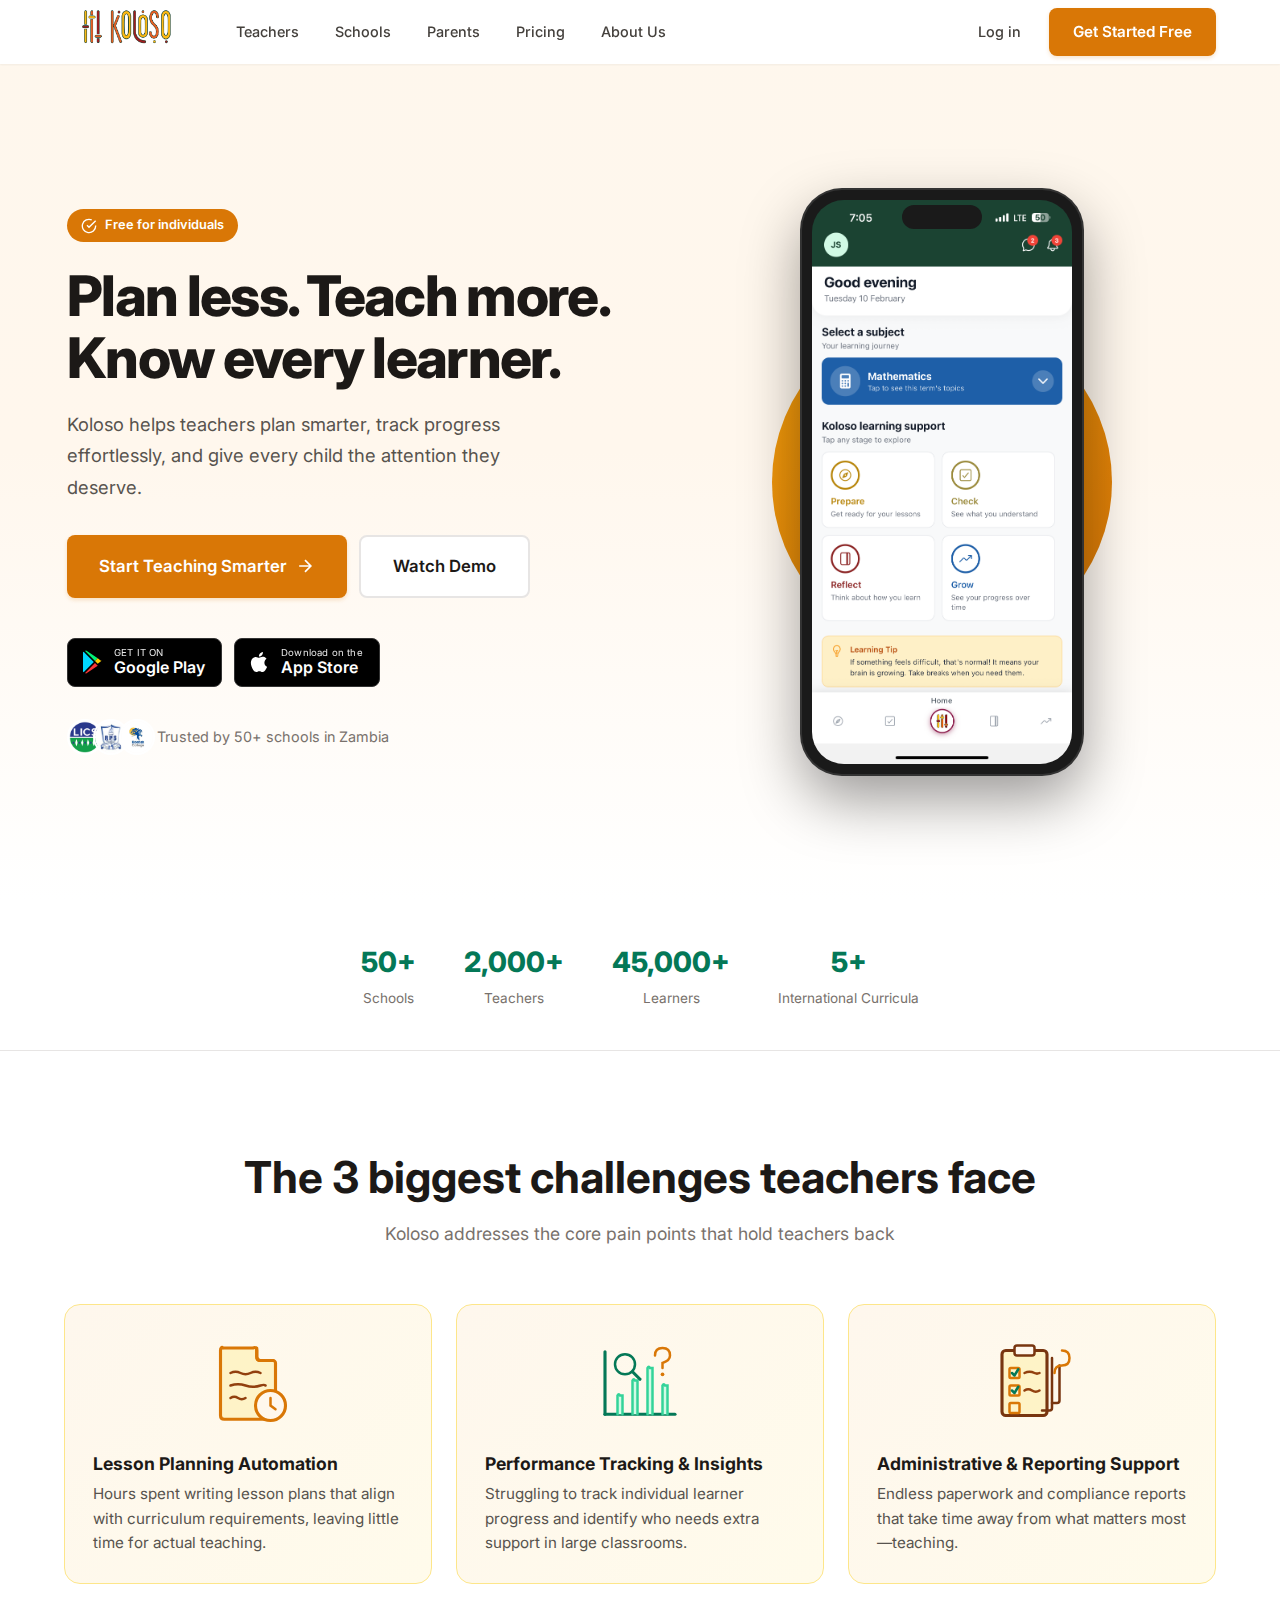
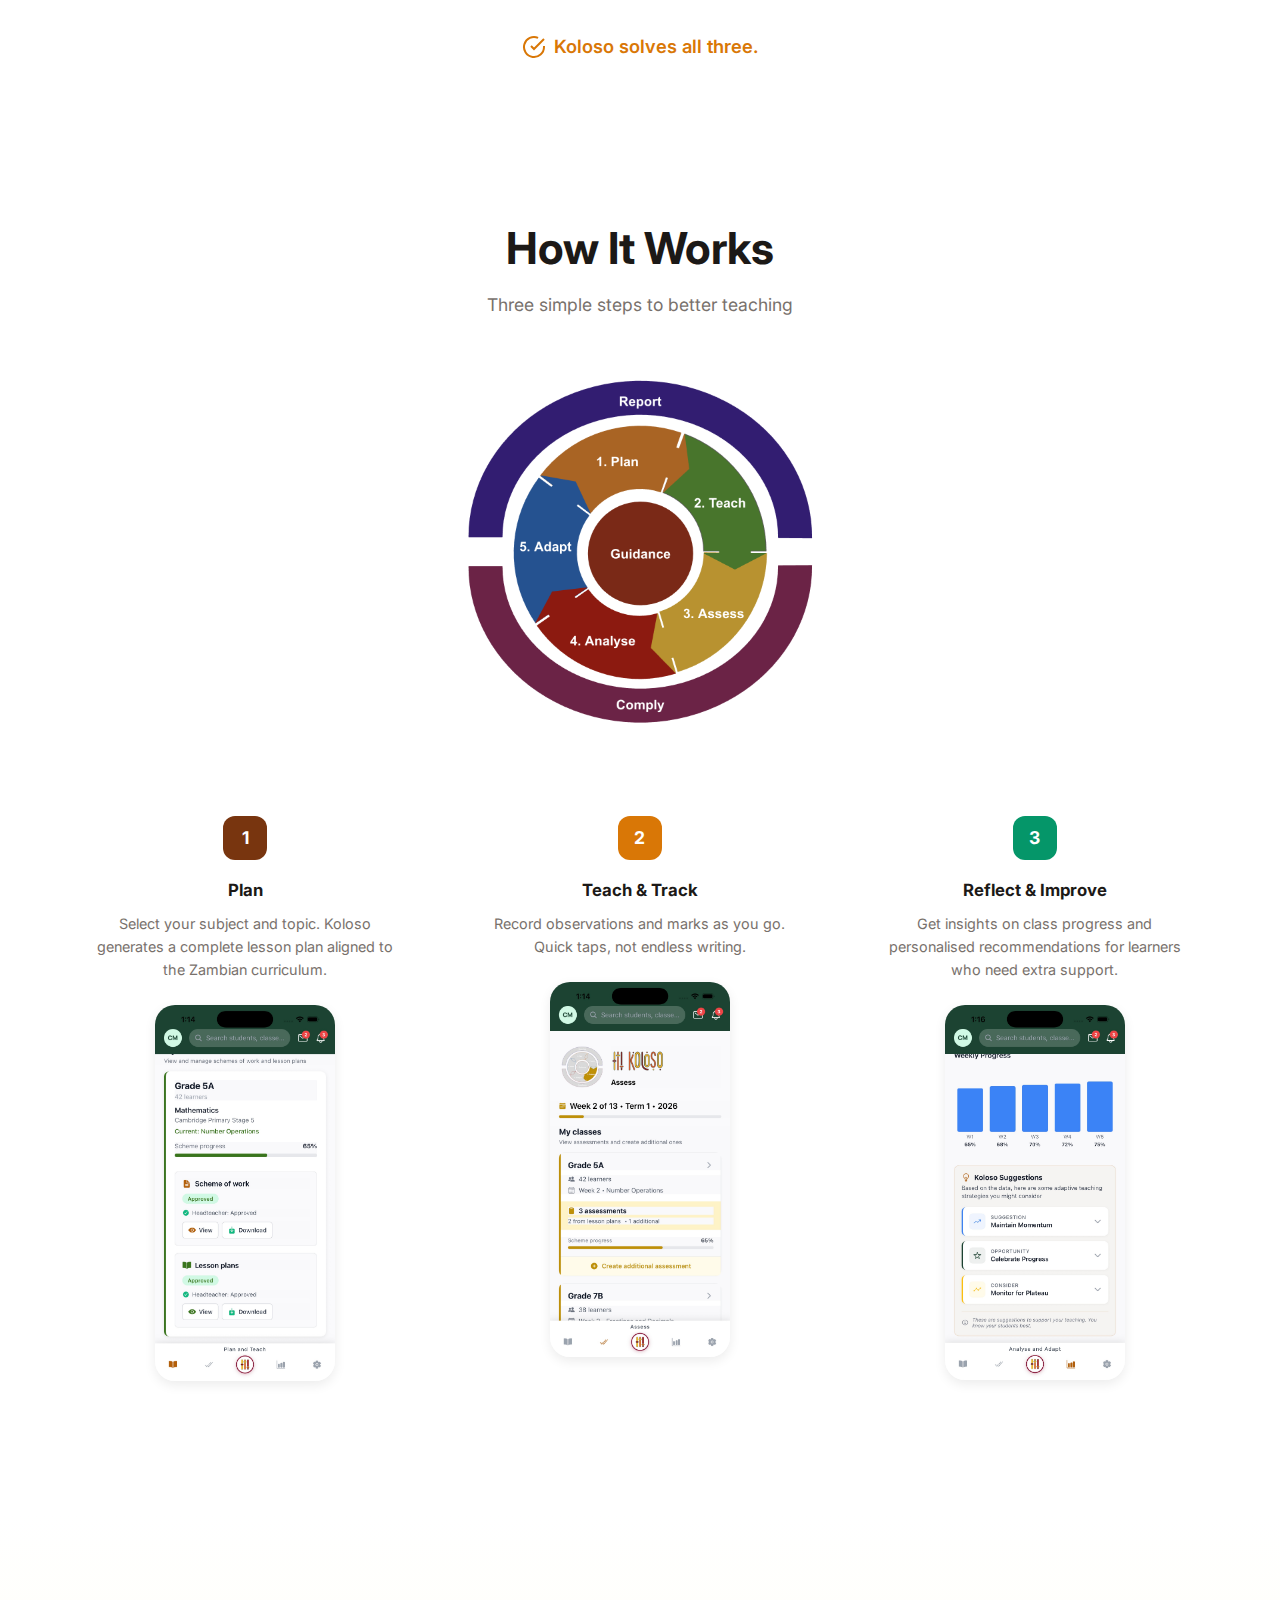
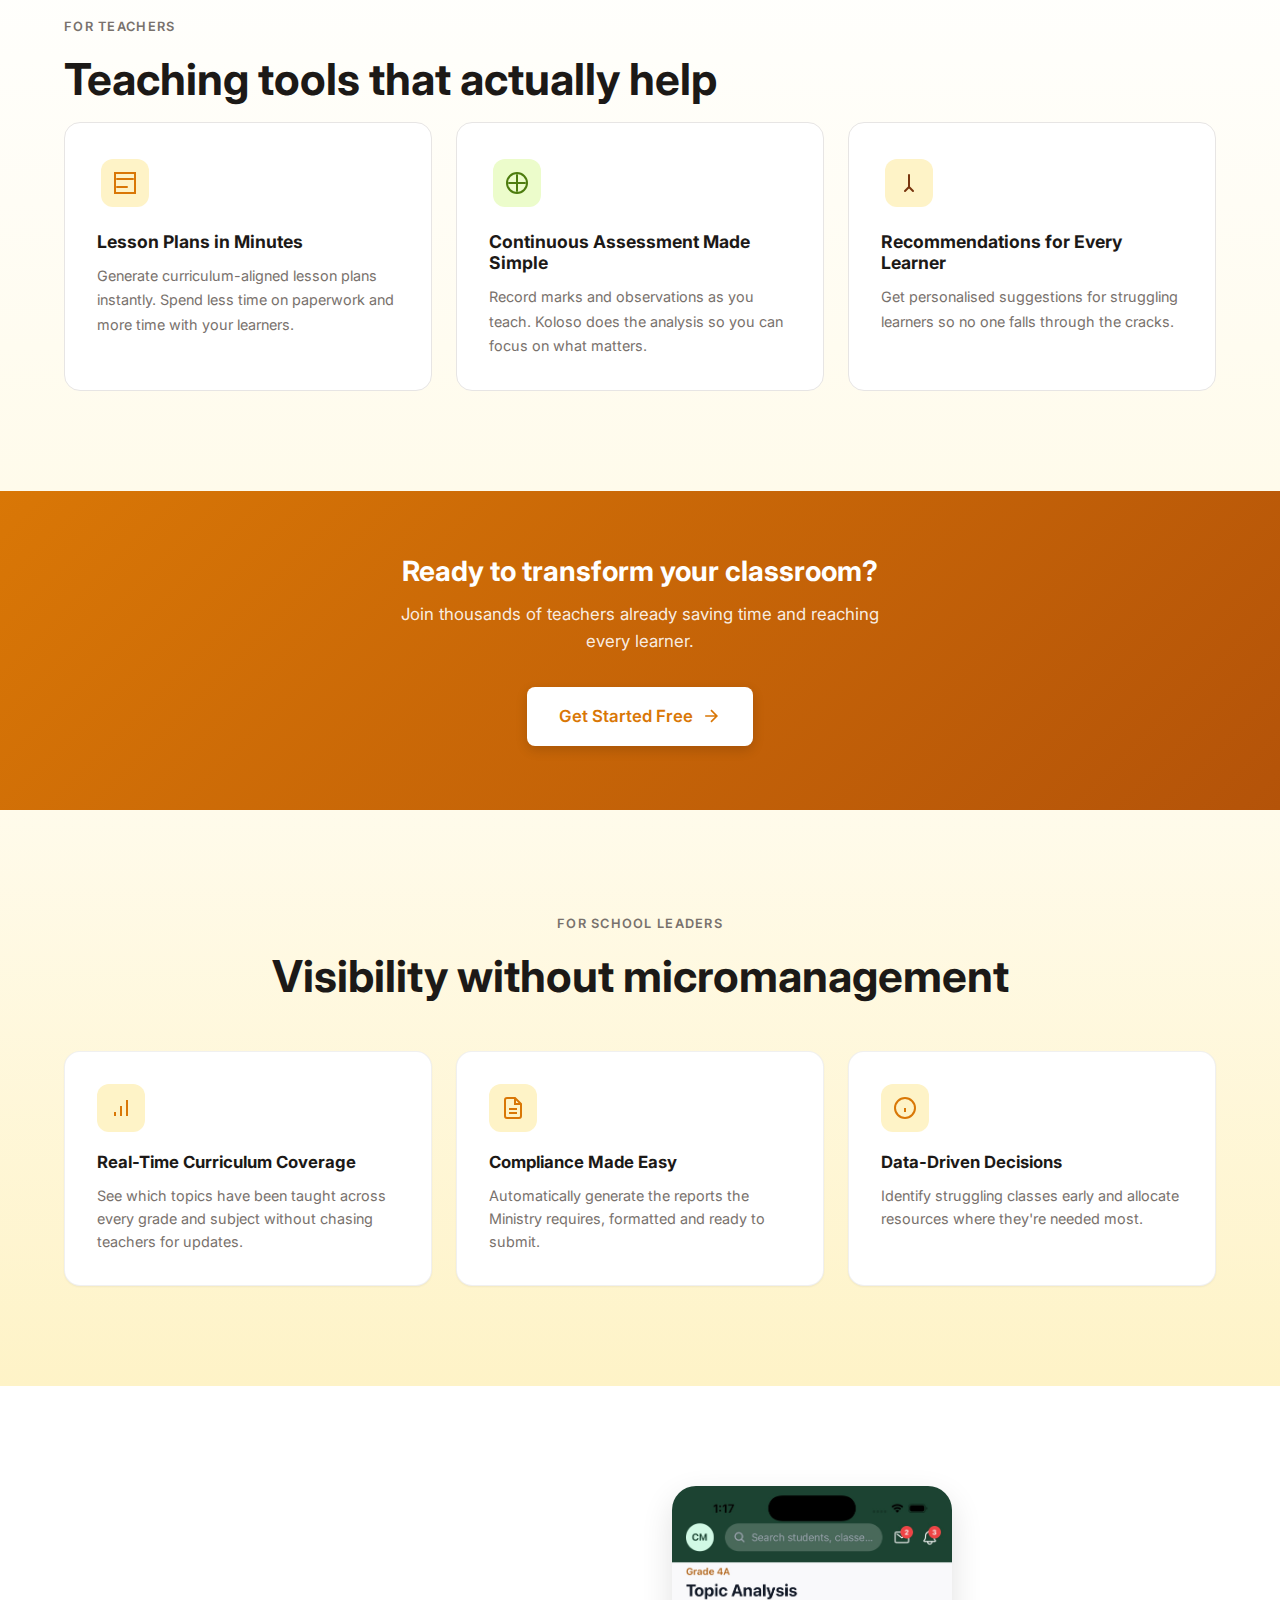
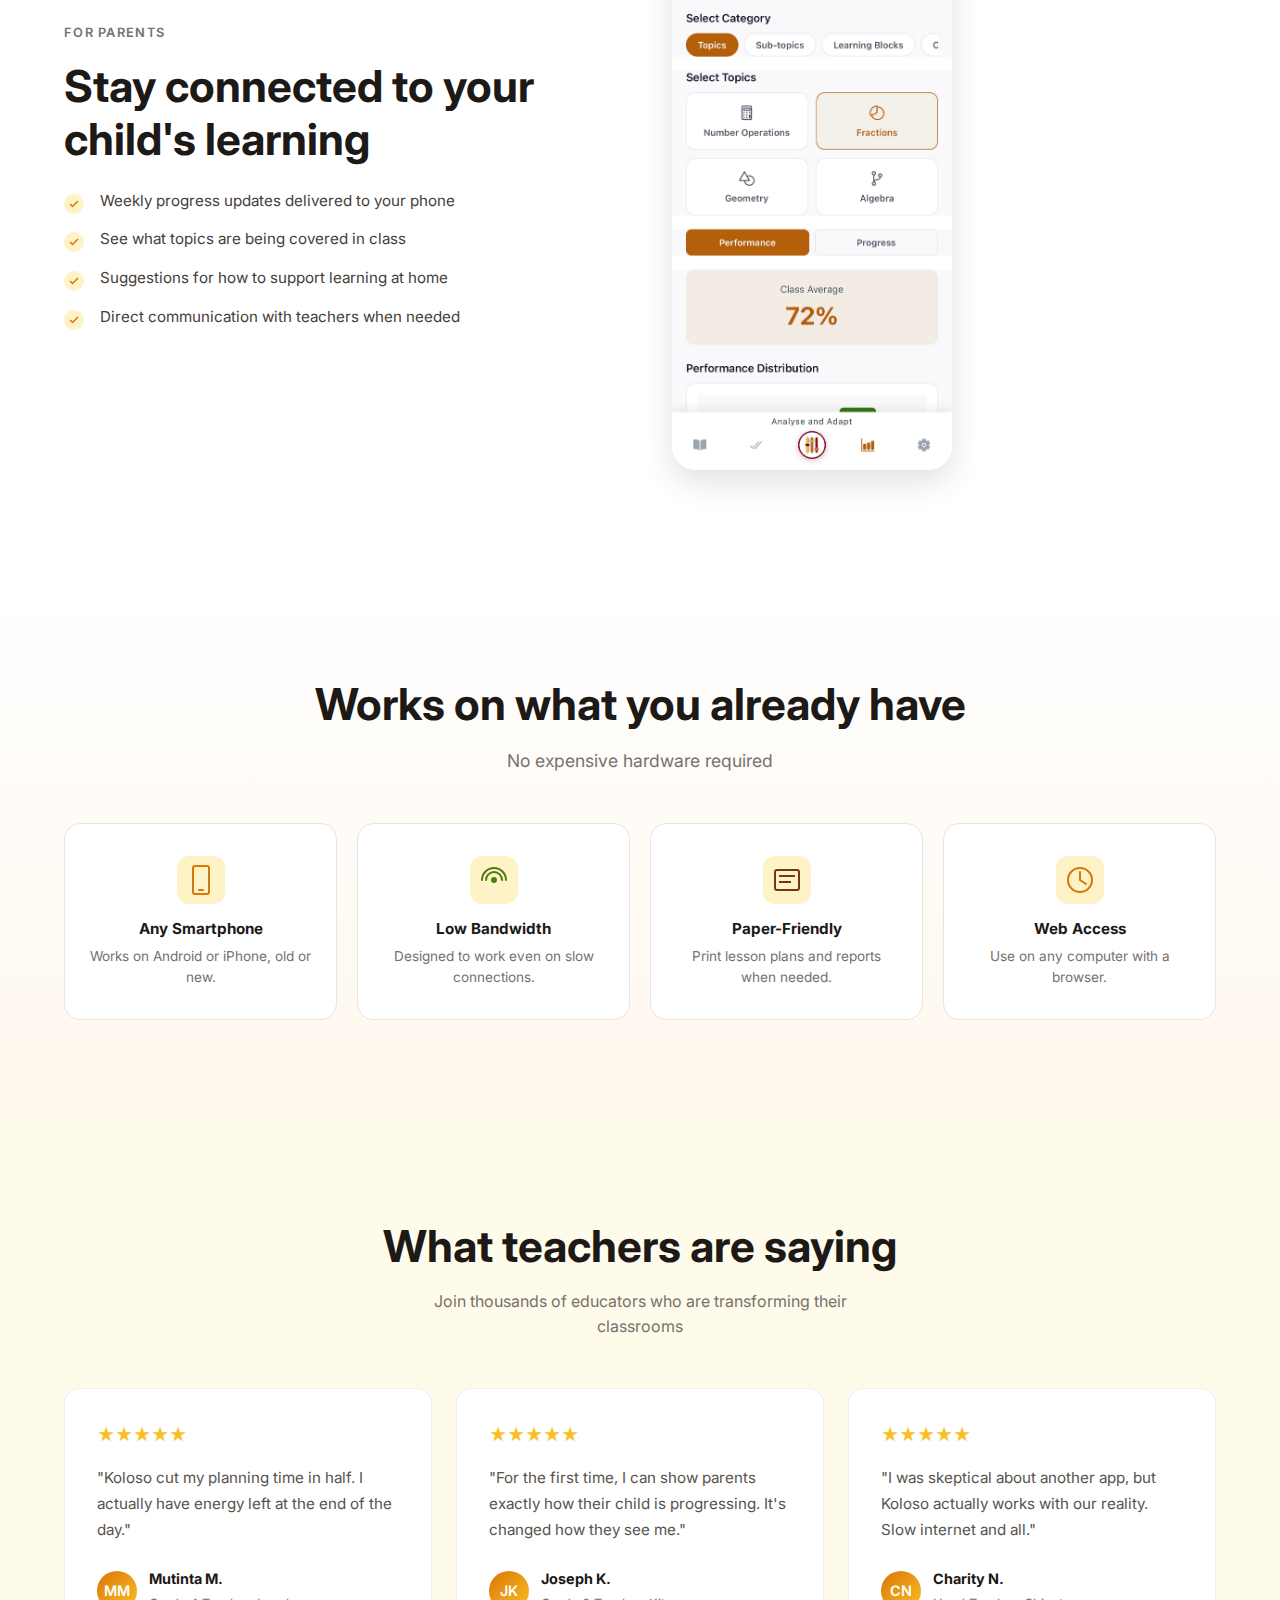
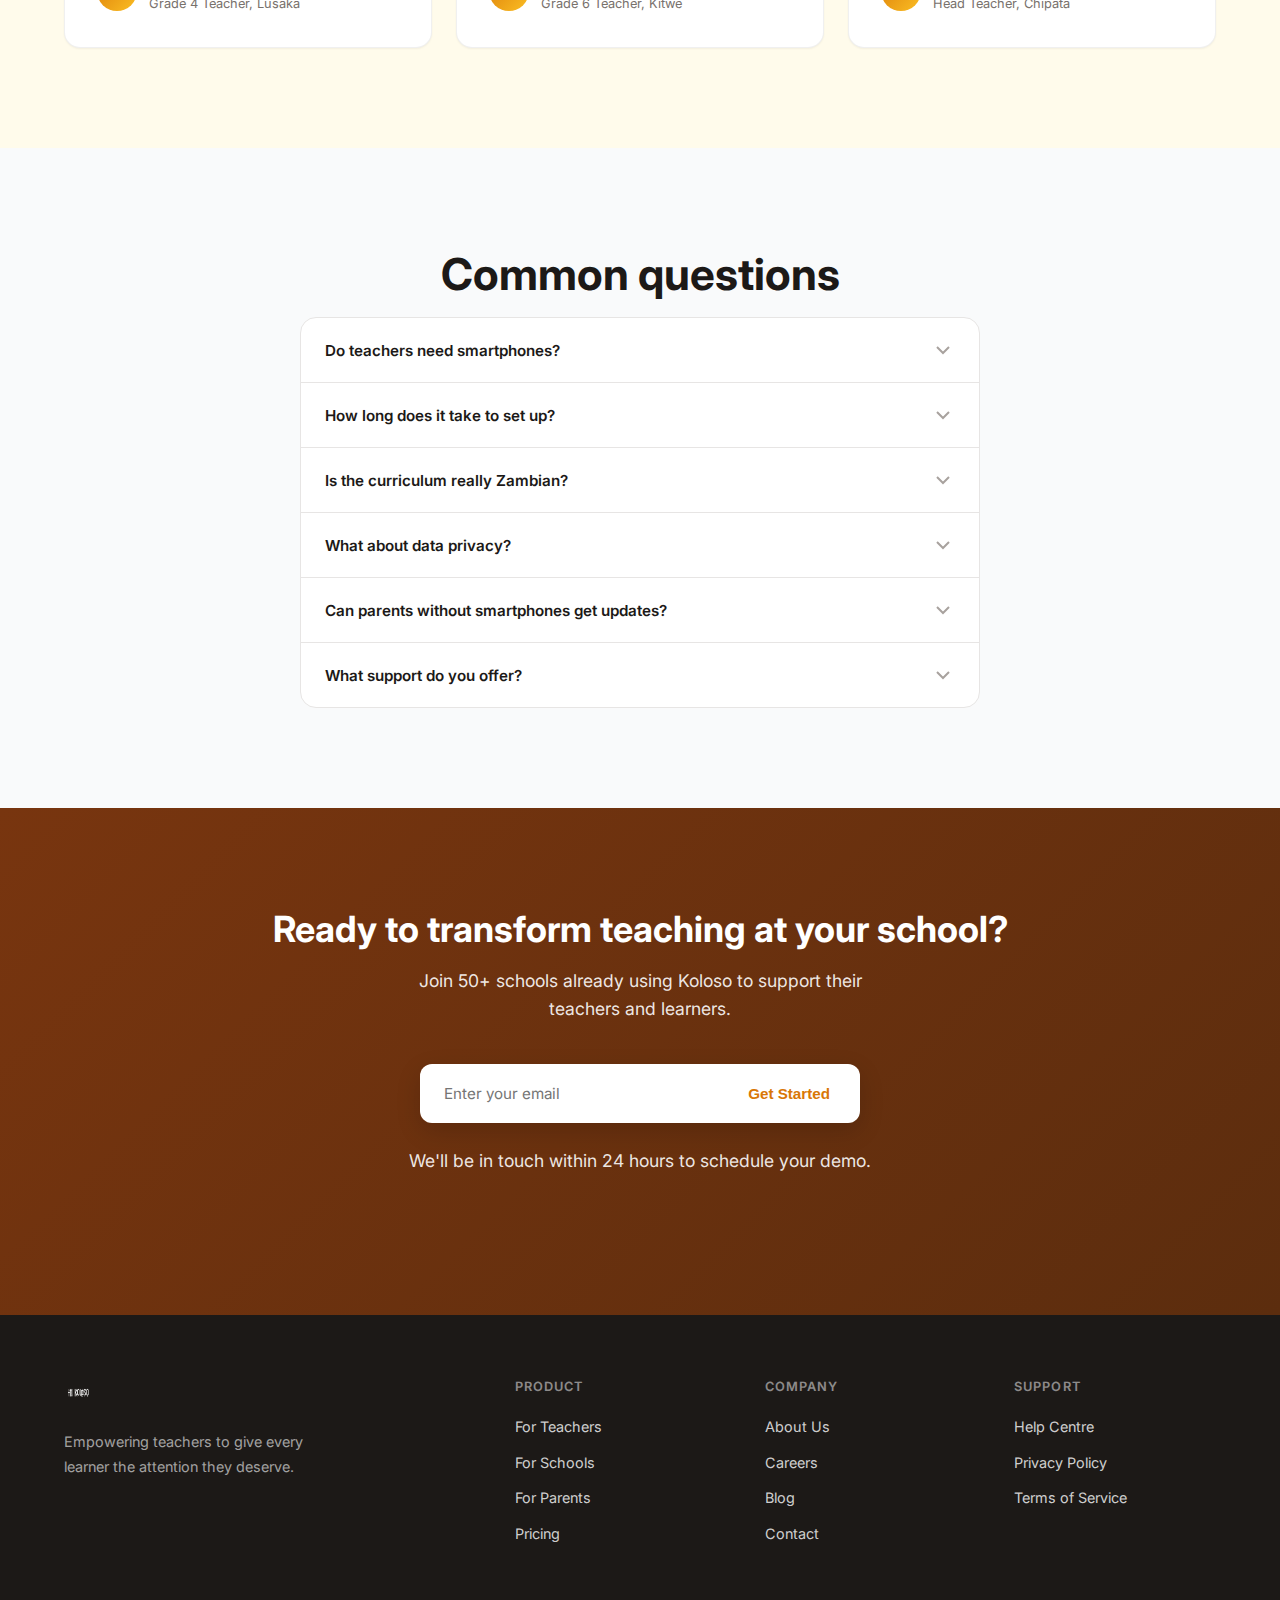
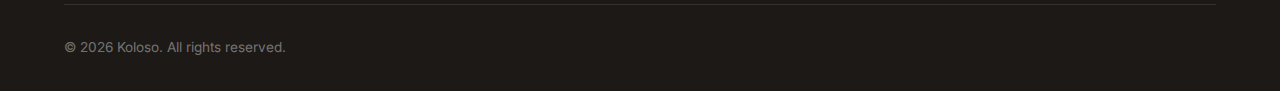
<file: index.html>
<!DOCTYPE html>
<html lang="en">
<head>
    <meta charset="UTF-8">
    <meta name="viewport" content="width=device-width, initial-scale=1.0">
    <title>Koloso - Plan less. Teach more. Know every learner.</title>
    <link rel="stylesheet" href="styles.css">
    <link href="https://fonts.googleapis.com/css2?family=Inter:wght@400;500;600;700;800&display=swap" rel="stylesheet">
</head>
<body>
    <!-- Section 1: Navigation Bar -->
    <nav class="navbar">
        <div class="container nav-container">
            <div class="nav-left">
                <a href="#" class="logo">
                    <img src="images/KOLOSO LOGO.png" alt="Koloso">
                </a>
                <ul class="nav-links">
                    <li><a href="#for-teachers">Teachers</a></li>
                    <li><a href="#for-schools">Schools</a></li>
                    <li><a href="#for-parents">Parents</a></li>
                    <li><a href="pricing.html">Pricing</a></li>
                    <li><a href="about.html">About Us</a></li>
                </ul>
            </div>
            <div class="nav-right">
                <a href="#" class="nav-login">Log in</a>
                <a href="#book-demo" class="btn btn-primary">Get Started Free</a>
            </div>
            <button class="mobile-menu-btn" aria-label="Menu">
                <span></span>
                <span></span>
                <span></span>
            </button>
        </div>
    </nav>

    <!-- Section 2: Hero Section -->
    <section class="hero">
        <div class="container hero-content">
            <div class="hero-text">
                <div class="hero-badge">
                    <svg width="16" height="16" viewBox="0 0 24 24" fill="none" stroke="currentColor" stroke-width="2">
                        <path d="M22 11.08V12a10 10 0 1 1-5.93-9.14"></path>
                        <polyline points="22 4 12 14.01 9 11.01"></polyline>
                    </svg>
                    Free for individuals
                </div>
                <h1>Plan less. Teach more.<br>Know every learner.</h1>
                <p class="hero-subtitle">Koloso helps teachers plan smarter, track progress effortlessly, and give every child the attention they deserve.</p>
                <div class="hero-buttons">
                    <a href="#book-demo" class="btn btn-primary btn-large">
                        Start Teaching Smarter
                        <svg width="20" height="20" viewBox="0 0 24 24" fill="none" stroke="currentColor" stroke-width="2">
                            <path d="M5 12h14M12 5l7 7-7 7"/>
                        </svg>
                    </a>
                    <a href="#how-it-works" class="btn btn-secondary btn-large">Watch Demo</a>
                </div>
                <div class="app-store-badges">
                    <a href="#" class="store-badge google-play">
                        <div class="badge-icon">
                            <svg viewBox="0 0 24 24" width="24" height="24">
                                <path d="M3.609 1.814L13.792 12 3.61 22.186a.996.996 0 0 1-.61-.92V2.734a1 1 0 0 1 .609-.92z" fill="#00D7FE"/>
                                <path d="M17.727 8.273L6.547.855A1 1 0 0 0 5.11.992l9.89 9.89 2.727-2.609z" fill="#00F076"/>
                                <path d="M17.727 15.727L15 13.118l-9.89 9.89a1 1 0 0 0 1.437.137l11.18-7.418z" fill="#F63636"/>
                                <path d="M21.257 10.907l-3.53-2.634L15 11l2.727 2.727 3.53-2.634a.999.999 0 0 0 0-1.186z" fill="#FFCE00"/>
                            </svg>
                        </div>
                        <div class="badge-text">
                            <span class="badge-small">GET IT ON</span>
                            <span class="badge-large">Google Play</span>
                        </div>
                    </a>
                    <a href="#" class="store-badge app-store">
                        <div class="badge-icon">
                            <svg viewBox="0 0 24 24" width="24" height="24" fill="#fff">
                                <path d="M18.71 19.5c-.83 1.24-1.71 2.45-3.05 2.47-1.34.03-1.77-.79-3.29-.79-1.53 0-2 .77-3.27.82-1.31.05-2.3-1.32-3.14-2.53C4.25 17 2.94 12.45 4.7 9.39c.87-1.52 2.43-2.48 4.12-2.51 1.28-.02 2.5.87 3.29.87.78 0 2.26-1.07 3.81-.91.65.03 2.47.26 3.64 1.98-.09.06-2.17 1.28-2.15 3.81.03 3.02 2.65 4.03 2.68 4.04-.03.07-.42 1.44-1.38 2.83M13 3.5c.73-.83 1.94-1.46 2.94-1.5.13 1.17-.34 2.35-1.04 3.19-.69.85-1.83 1.51-2.95 1.42-.15-1.15.41-2.35 1.05-3.11z"/>
                            </svg>
                        </div>
                        <div class="badge-text">
                            <span class="badge-small">Download on the</span>
                            <span class="badge-large">App Store</span>
                        </div>
                    </a>
                </div>
                <div class="hero-trust">
                    <div class="hero-trust-icons">
                        <img src="images/school.png" alt="School">
                        <img src="images/school 2.jpeg" alt="School">
                        <img src="images/school 3.jpeg" alt="School">
                    </div>
                    Trusted by 50+ schools in Zambia
                </div>
            </div>
            <div class="hero-image">
                <div class="phone-mockup">
                    <div class="phone-frame">
                        <div class="phone-notch"></div>
                        <div class="phone-screen">
                            <img src="images/hand.PNG" alt="Koloso App">
                        </div>
                    </div>
                </div>
            </div>
        </div>
    </section>

    <!-- Section 3: Trust Bar -->
    <section class="trust-bar">
        <div class="container">
            <div class="trust-content">
                <div class="trust-stat">
                    <span class="trust-stat-number">50+</span>
                    <span class="trust-stat-label">Schools</span>
                </div>
                <div class="trust-stat">
                    <span class="trust-stat-number">2,000+</span>
                    <span class="trust-stat-label">Teachers</span>
                </div>
                <div class="trust-stat">
                    <span class="trust-stat-number">45,000+</span>
                    <span class="trust-stat-label">Learners</span>
                </div>
                <div class="trust-stat">
                    <span class="trust-stat-number">5+</span>
                    <span class="trust-stat-label">International Curricula</span>
                </div>
            </div>
        </div>
    </section>

    <!-- Section 4: Pain Points Section -->
    <section class="empathy-section">
        <div class="container">
            <h2>The 3 biggest challenges teachers face</h2>
            <p class="empathy-intro">Koloso addresses the core pain points that hold teachers back</p>
            <div class="empathy-cards">
                <div class="empathy-card">
                    <div class="empathy-card-illustration">
                        <svg width="80" height="80" viewBox="0 0 80 80" fill="none" xmlns="http://www.w3.org/2000/svg">
                            <!-- Hand-drawn paper/document -->
                            <path d="M20 12 C19 11, 18 12, 18 14 L18 66 C18 68, 19 69, 21 69 L59 69 C61 69, 62 68, 62 66 L62 24 C62 23, 61 22, 60 22 L50 22 C48 22, 47 21, 47 19 L47 14 C47 12, 46 11, 44 12 L20 12" stroke="#D97706" stroke-width="2.5" stroke-linecap="round" stroke-linejoin="round" fill="#FEF3C7"/>
                            <path d="M47 12 L47 19 C47 21, 48 22, 50 22 L60 22" stroke="#D97706" stroke-width="2.5" stroke-linecap="round" fill="none"/>
                            <!-- Squiggly lines for text -->
                            <path d="M26 32 Q30 30, 34 32 Q38 34, 42 32 Q46 30, 50 32" stroke="#92400E" stroke-width="2" stroke-linecap="round" fill="none"/>
                            <path d="M26 42 Q32 40, 38 42 Q44 44, 50 42 Q53 41, 54 42" stroke="#92400E" stroke-width="2" stroke-linecap="round" fill="none"/>
                            <path d="M26 52 Q29 50, 32 52 Q35 54, 38 52" stroke="#92400E" stroke-width="2" stroke-linecap="round" fill="none"/>
                            <!-- Clock showing time pressure -->
                            <circle cx="58" cy="58" r="12" stroke="#D97706" stroke-width="2.5" fill="#FFF7ED"/>
                            <path d="M58 52 L58 58 L62 61" stroke="#D97706" stroke-width="2" stroke-linecap="round"/>
                        </svg>
                    </div>
                    <h3>Lesson Planning Automation</h3>
                    <p>Hours spent writing lesson plans that align with curriculum requirements, leaving little time for actual teaching.</p>
                </div>
                <div class="empathy-card">
                    <div class="empathy-card-illustration">
                        <svg width="80" height="80" viewBox="0 0 80 80" fill="none" xmlns="http://www.w3.org/2000/svg">
                            <!-- Hand-drawn chart/graph -->
                            <path d="M12 65 L12 15" stroke="#047857" stroke-width="2.5" stroke-linecap="round"/>
                            <path d="M12 65 L68 65" stroke="#047857" stroke-width="2.5" stroke-linecap="round"/>
                            <!-- Wobbly bar chart bars -->
                            <path d="M22 65 L22 50 Q23 48, 24 50 L26 50 L26 65" stroke="#34D399" stroke-width="2" fill="#D1FAE5" stroke-linecap="round"/>
                            <path d="M34 65 L34 38 Q35 36, 36 38 L38 38 L38 65" stroke="#34D399" stroke-width="2" fill="#D1FAE5" stroke-linecap="round"/>
                            <path d="M46 65 L46 28 Q47 26, 48 28 L50 28 L50 65" stroke="#34D399" stroke-width="2" fill="#D1FAE5" stroke-linecap="round"/>
                            <path d="M58 65 L58 42 Q59 40, 60 42 L62 42 L62 65" stroke="#34D399" stroke-width="2" fill="#D1FAE5" stroke-linecap="round"/>
                            <!-- Question marks floating -->
                            <path d="M52 18 Q52 12, 58 12 Q64 12, 64 18 Q64 22, 58 24 L58 28" stroke="#D97706" stroke-width="2" stroke-linecap="round" fill="none"/>
                            <circle cx="58" cy="33" r="1.5" fill="#D97706"/>
                            <!-- Magnifying glass -->
                            <circle cx="28" cy="25" r="8" stroke="#047857" stroke-width="2" fill="none"/>
                            <path d="M34 31 L40 37" stroke="#047857" stroke-width="2.5" stroke-linecap="round"/>
                        </svg>
                    </div>
                    <h3>Performance Tracking & Insights</h3>
                    <p>Struggling to track individual learner progress and identify who needs extra support in large classrooms.</p>
                </div>
                <div class="empathy-card">
                    <div class="empathy-card-illustration">
                        <svg width="80" height="80" viewBox="0 0 80 80" fill="none" xmlns="http://www.w3.org/2000/svg">
                            <!-- Hand-drawn clipboard -->
                            <rect x="16" y="14" width="36" height="52" rx="3" stroke="#78350F" stroke-width="2.5" fill="#FEF3C7"/>
                            <rect x="26" y="10" width="16" height="8" rx="2" stroke="#78350F" stroke-width="2" fill="#FFF7ED"/>
                            <!-- Checklist items with squiggly lines -->
                            <rect x="22" y="28" width="8" height="8" rx="1" stroke="#D97706" stroke-width="2" fill="none"/>
                            <path d="M24 32 L26 34 L29 29" stroke="#047857" stroke-width="2" stroke-linecap="round" stroke-linejoin="round"/>
                            <path d="M34 32 Q38 30, 42 32 Q44 33, 46 32" stroke="#92400E" stroke-width="2" stroke-linecap="round"/>
                            <rect x="22" y="42" width="8" height="8" rx="1" stroke="#D97706" stroke-width="2" fill="none"/>
                            <path d="M24 46 L26 48 L29 43" stroke="#047857" stroke-width="2" stroke-linecap="round" stroke-linejoin="round"/>
                            <path d="M34 46 Q37 44, 40 46 Q43 48, 46 46" stroke="#92400E" stroke-width="2" stroke-linecap="round"/>
                            <rect x="22" y="56" width="8" height="8" rx="1" stroke="#D97706" stroke-width="2" fill="none"/>
                            <!-- Stack of papers behind -->
                            <path d="M56 20 L56 60 Q56 62, 54 62 L48 62" stroke="#78350F" stroke-width="2" stroke-linecap="round" fill="none"/>
                            <path d="M62 26 L62 54 Q62 56, 60 56 L56 56" stroke="#78350F" stroke-width="2" stroke-linecap="round" fill="none"/>
                            <!-- Stress swirl -->
                            <path d="M64 14 Q70 14, 70 20 Q70 26, 64 26 Q58 26, 58 32" stroke="#D97706" stroke-width="2" stroke-linecap="round" fill="none"/>
                        </svg>
                    </div>
                    <h3>Administrative & Reporting Support</h3>
                    <p>Endless paperwork and compliance reports that take time away from what matters most—teaching.</p>
                </div>
            </div>
            <p class="empathy-conclusion">
                <svg width="24" height="24" viewBox="0 0 24 24" fill="none" stroke="currentColor" stroke-width="2">
                    <path d="M22 11.08V12a10 10 0 1 1-5.93-9.14"></path>
                    <polyline points="22 4 12 14.01 9 11.01"></polyline>
                </svg>
                Koloso solves all three.
            </p>
        </div>
    </section>

    <!-- Section 5: How It Works -->
    <section id="how-it-works" class="how-it-works">
        <div class="container">
            <h2>How It Works</h2>
            <p class="section-subtitle">Three simple steps to better teaching</p>
            <div class="teaching-loop">
                <img src="images/Koloso TSS teaching loop.png" alt="Koloso Teaching Support System Loop">
            </div>
            <div class="steps-grid">
                <div class="step-card">
                    <div class="step-number step-red">1</div>
                    <h3>Plan</h3>
                    <p>Select your subject and topic. Koloso generates a complete lesson plan aligned to the Zambian curriculum.</p>
                    <img src="images/screenshots/Simulator Screenshot - iPhone 16 Pro - 2026-01-26 at 13.14.38.jpg" alt="Plan Step">
                </div>
                <div class="step-card">
                    <div class="step-number step-orange">2</div>
                    <h3>Teach & Track</h3>
                    <p>Record observations and marks as you go. Quick taps, not endless writing.</p>
                    <img src="images/screenshots/Simulator Screenshot - iPhone 16 Pro - 2026-01-26 at 13.14.59.jpg" alt="Teach Step">
                </div>
                <div class="step-card">
                    <div class="step-number step-green">3</div>
                    <h3>Reflect & Improve</h3>
                    <p>Get insights on class progress and personalised recommendations for learners who need extra support.</p>
                    <img src="images/screenshots/Simulator Screenshot - iPhone 16 Pro - 2026-01-26 at 13.16.08.jpg" alt="Reflect Step">
                </div>
            </div>
        </div>
    </section>

    <!-- Section 6: For Teachers - Benefit Blocks -->
    <section id="for-teachers" class="benefits-section">
        <div class="container">
            <span class="section-label">For Teachers</span>
            <h2>Teaching tools that actually help</h2>
            <div class="benefits-grid">
                <div class="benefit-card">
                    <div class="benefit-icon">
                        <svg width="48" height="48" viewBox="0 0 48 48" fill="none">
                            <rect width="48" height="48" rx="12" fill="#FEF3C7"/>
                            <path d="M16 20h16M16 28h10M14 14h20v20H14z" stroke="#D97706" stroke-width="2" stroke-linecap="round"/>
                        </svg>
                    </div>
                    <h3>Lesson Plans in Minutes</h3>
                    <p>Generate curriculum-aligned lesson plans instantly. Spend less time on paperwork and more time with your learners.</p>
                </div>
                <div class="benefit-card">
                    <div class="benefit-icon">
                        <svg width="48" height="48" viewBox="0 0 48 48" fill="none">
                            <rect width="48" height="48" rx="12" fill="#ECFCCB"/>
                            <path d="M24 16v16M16 24h16" stroke="#4D7C0F" stroke-width="2" stroke-linecap="round"/>
                            <circle cx="24" cy="24" r="10" stroke="#4D7C0F" stroke-width="2"/>
                        </svg>
                    </div>
                    <h3>Continuous Assessment Made Simple</h3>
                    <p>Record marks and observations as you teach. Koloso does the analysis so you can focus on what matters.</p>
                </div>
                <div class="benefit-card">
                    <div class="benefit-icon">
                        <svg width="48" height="48" viewBox="0 0 48 48" fill="none">
                            <rect width="48" height="48" rx="12" fill="#FEF3C7"/>
                            <path d="M20 32l4-4 4 4M24 28v-12" stroke="#78350F" stroke-width="2" stroke-linecap="round"/>
                        </svg>
                    </div>
                    <h3>Recommendations for Every Learner</h3>
                    <p>Get personalised suggestions for struggling learners so no one falls through the cracks.</p>
                </div>
            </div>
        </div>
    </section>

    <!-- Section 7: Mid-Page Call to Action -->
    <section class="mid-cta">
        <div class="container">
            <h2>Ready to transform your classroom?</h2>
            <p>Join thousands of teachers already saving time and reaching every learner.</p>
            <a href="#book-demo" class="btn btn-white btn-large">
                Get Started Free
                <svg width="20" height="20" viewBox="0 0 24 24" fill="none" stroke="currentColor" stroke-width="2">
                    <path d="M5 12h14M12 5l7 7-7 7"/>
                </svg>
            </a>
        </div>
    </section>

    <!-- Section 8: For School Leaders -->
    <section id="for-schools" class="school-leaders">
        <div class="container">
            <div class="section-header">
                <span class="section-label">For School Leaders</span>
                <h2>Visibility without micromanagement</h2>
            </div>
            <div class="leaders-grid">
                <div class="leader-card">
                    <div class="leader-card-icon">
                        <svg width="24" height="24" viewBox="0 0 24 24" fill="none" stroke="currentColor" stroke-width="2">
                            <path d="M12 20V10M18 20V4M6 20v-4"/>
                        </svg>
                    </div>
                    <h3>Real-Time Curriculum Coverage</h3>
                    <p>See which topics have been taught across every grade and subject without chasing teachers for updates.</p>
                </div>
                <div class="leader-card">
                    <div class="leader-card-icon">
                        <svg width="24" height="24" viewBox="0 0 24 24" fill="none" stroke="currentColor" stroke-width="2">
                            <path d="M14 2H6a2 2 0 0 0-2 2v16a2 2 0 0 0 2 2h12a2 2 0 0 0 2-2V8z"/>
                            <polyline points="14 2 14 8 20 8"/>
                            <line x1="16" y1="13" x2="8" y2="13"/>
                            <line x1="16" y1="17" x2="8" y2="17"/>
                        </svg>
                    </div>
                    <h3>Compliance Made Easy</h3>
                    <p>Automatically generate the reports the Ministry requires, formatted and ready to submit.</p>
                </div>
                <div class="leader-card">
                    <div class="leader-card-icon">
                        <svg width="24" height="24" viewBox="0 0 24 24" fill="none" stroke="currentColor" stroke-width="2">
                            <circle cx="12" cy="12" r="10"/>
                            <path d="M12 16v-4M12 8h.01"/>
                        </svg>
                    </div>
                    <h3>Data-Driven Decisions</h3>
                    <p>Identify struggling classes early and allocate resources where they're needed most.</p>
                </div>
            </div>
        </div>
    </section>

    <!-- Section 9: For Parents -->
    <section id="for-parents" class="parents-section">
        <div class="container">
            <div class="parents-grid">
                <div class="parents-content">
                    <span class="section-label">For Parents</span>
                    <h2>Stay connected to your child's learning</h2>
                    <ul class="parents-list">
                        <li>Weekly progress updates delivered to your phone</li>
                        <li>See what topics are being covered in class</li>
                        <li>Suggestions for how to support learning at home</li>
                        <li>Direct communication with teachers when needed</li>
                    </ul>
                </div>
                <div class="parents-image">
                    <img src="images/screenshots/Simulator Screenshot - iPhone 16 Pro - 2026-01-26 at 13.17.26.jpg" alt="Parent View">
                </div>
            </div>
        </div>
    </section>

    <!-- Section 10: Works on What You Already Have -->
    <section class="accessibility-section">
        <div class="container">
            <h2>Works on what you already have</h2>
            <p class="section-subtitle">No expensive hardware required</p>
            <div class="accessibility-grid">
                <div class="access-card">
                    <div class="access-icon">
                        <svg width="40" height="40" viewBox="0 0 40 40" fill="none">
                            <rect x="12" y="6" width="16" height="28" rx="2" stroke="#D97706" stroke-width="2"/>
                            <line x1="18" y1="30" x2="22" y2="30" stroke="#D97706" stroke-width="2" stroke-linecap="round"/>
                        </svg>
                    </div>
                    <h3>Any Smartphone</h3>
                    <p>Works on Android or iPhone, old or new.</p>
                </div>
                <div class="access-card">
                    <div class="access-icon">
                        <svg width="40" height="40" viewBox="0 0 40 40" fill="none">
                            <path d="M8 20a12 12 0 0 1 24 0" stroke="#4D7C0F" stroke-width="2" stroke-linecap="round"/>
                            <path d="M12 20a8 8 0 0 1 16 0" stroke="#4D7C0F" stroke-width="2" stroke-linecap="round"/>
                            <circle cx="20" cy="20" r="3" fill="#4D7C0F"/>
                        </svg>
                    </div>
                    <h3>Low Bandwidth</h3>
                    <p>Designed to work even on slow connections.</p>
                </div>
                <div class="access-card">
                    <div class="access-icon">
                        <svg width="40" height="40" viewBox="0 0 40 40" fill="none">
                            <rect x="8" y="10" width="24" height="20" rx="2" stroke="#78350F" stroke-width="2"/>
                            <line x1="12" y1="16" x2="28" y2="16" stroke="#78350F" stroke-width="2"/>
                            <line x1="12" y1="22" x2="24" y2="22" stroke="#78350F" stroke-width="2"/>
                        </svg>
                    </div>
                    <h3>Paper-Friendly</h3>
                    <p>Print lesson plans and reports when needed.</p>
                </div>
                <div class="access-card">
                    <div class="access-icon">
                        <svg width="40" height="40" viewBox="0 0 40 40" fill="none">
                            <circle cx="20" cy="20" r="12" stroke="#D97706" stroke-width="2"/>
                            <path d="M20 12v8l6 4" stroke="#D97706" stroke-width="2" stroke-linecap="round"/>
                        </svg>
                    </div>
                    <h3>Web Access</h3>
                    <p>Use on any computer with a browser.</p>
                </div>
            </div>
        </div>
    </section>

    <!-- Section 11: What Teachers Are Saying (Testimonials) -->
    <section class="testimonials">
        <div class="container">
            <h2>What teachers are saying</h2>
            <p class="testimonials-intro">Join thousands of educators who are transforming their classrooms</p>
            <div class="testimonials-grid">
                <div class="testimonial-card">
                    <div class="testimonial-stars">★★★★★</div>
                    <p>"Koloso cut my planning time in half. I actually have energy left at the end of the day."</p>
                    <div class="testimonial-author">
                        <div class="testimonial-avatar">MM</div>
                        <div class="testimonial-author-info">
                            <strong>Mutinta M.</strong>
                            <span>Grade 4 Teacher, Lusaka</span>
                        </div>
                    </div>
                </div>
                <div class="testimonial-card">
                    <div class="testimonial-stars">★★★★★</div>
                    <p>"For the first time, I can show parents exactly how their child is progressing. It's changed how they see me."</p>
                    <div class="testimonial-author">
                        <div class="testimonial-avatar">JK</div>
                        <div class="testimonial-author-info">
                            <strong>Joseph K.</strong>
                            <span>Grade 6 Teacher, Kitwe</span>
                        </div>
                    </div>
                </div>
                <div class="testimonial-card">
                    <div class="testimonial-stars">★★★★★</div>
                    <p>"I was skeptical about another app, but Koloso actually works with our reality. Slow internet and all."</p>
                    <div class="testimonial-author">
                        <div class="testimonial-avatar">CN</div>
                        <div class="testimonial-author-info">
                            <strong>Charity N.</strong>
                            <span>Head Teacher, Chipata</span>
                        </div>
                    </div>
                </div>
            </div>
        </div>
    </section>

    <!-- Section 12: Common Questions (FAQ) -->
    <section class="faq">
        <div class="container">
            <h2>Common questions</h2>
            <div class="faq-list">
                <div class="faq-item">
                    <button class="faq-question">
                        <span>Do teachers need smartphones?</span>
                        <svg class="faq-icon" width="24" height="24" viewBox="0 0 24 24" fill="none" stroke="currentColor" stroke-width="2">
                            <polyline points="6 9 12 15 18 9"></polyline>
                        </svg>
                    </button>
                    <div class="faq-answer">
                        <p>Teachers can use any smartphone (Android or iPhone) or access Koloso through a web browser on any computer. The app works offline and syncs when connected.</p>
                    </div>
                </div>
                <div class="faq-item">
                    <button class="faq-question">
                        <span>How long does it take to set up?</span>
                        <svg class="faq-icon" width="24" height="24" viewBox="0 0 24 24" fill="none" stroke="currentColor" stroke-width="2">
                            <polyline points="6 9 12 15 18 9"></polyline>
                        </svg>
                    </button>
                    <div class="faq-answer">
                        <p>Most schools are up and running within a week. We handle the setup and provide training for all teachers and administrators.</p>
                    </div>
                </div>
                <div class="faq-item">
                    <button class="faq-question">
                        <span>Is the curriculum really Zambian?</span>
                        <svg class="faq-icon" width="24" height="24" viewBox="0 0 24 24" fill="none" stroke="currentColor" stroke-width="2">
                            <polyline points="6 9 12 15 18 9"></polyline>
                        </svg>
                    </button>
                    <div class="faq-answer">
                        <p>Yes. Koloso is built specifically for the Zambian curriculum. All lesson plans, assessments, and reports align with Ministry of Education standards.</p>
                    </div>
                </div>
                <div class="faq-item">
                    <button class="faq-question">
                        <span>What about data privacy?</span>
                        <svg class="faq-icon" width="24" height="24" viewBox="0 0 24 24" fill="none" stroke="currentColor" stroke-width="2">
                            <polyline points="6 9 12 15 18 9"></polyline>
                        </svg>
                    </button>
                    <div class="faq-answer">
                        <p>Student data is encrypted and stored securely. Schools own their data and can export or delete it at any time. We never sell or share data with third parties.</p>
                    </div>
                </div>
                <div class="faq-item">
                    <button class="faq-question">
                        <span>Can parents without smartphones get updates?</span>
                        <svg class="faq-icon" width="24" height="24" viewBox="0 0 24 24" fill="none" stroke="currentColor" stroke-width="2">
                            <polyline points="6 9 12 15 18 9"></polyline>
                        </svg>
                    </button>
                    <div class="faq-answer">
                        <p>Yes. We support SMS updates for parents without smartphones, and teachers can print progress reports for parent-teacher meetings.</p>
                    </div>
                </div>
                <div class="faq-item">
                    <button class="faq-question">
                        <span>What support do you offer?</span>
                        <svg class="faq-icon" width="24" height="24" viewBox="0 0 24 24" fill="none" stroke="currentColor" stroke-width="2">
                            <polyline points="6 9 12 15 18 9"></polyline>
                        </svg>
                    </button>
                    <div class="faq-answer">
                        <p>All plans include email support. Standard and Premium plans include phone support and dedicated training sessions. Premium includes a dedicated account manager.</p>
                    </div>
                </div>
            </div>
        </div>
    </section>

    <!-- Section 14: Final Call to Action -->
    <section id="book-demo" class="final-cta">
        <div class="container">
            <h2>Ready to transform teaching at your school?</h2>
            <p>Join 50+ schools already using Koloso to support their teachers and learners.</p>
            <form class="cta-form" action="#" method="POST">
                <input type="email" placeholder="Enter your email" required>
                <button type="submit" class="btn btn-white">Get Started</button>
            </form>
            <p class="cta-note">We'll be in touch within 24 hours to schedule your demo.</p>
        </div>
    </section>

    <!-- Section 15: Footer -->
    <footer class="footer">
        <div class="container">
            <div class="footer-grid">
                <div class="footer-brand">
                    <img src="images/KOLOSO LOGO.png" alt="Koloso" class="footer-logo">
                    <p>Empowering teachers to give every learner the attention they deserve.</p>
                </div>
                <div class="footer-links">
                    <h4>Product</h4>
                    <ul>
                        <li><a href="#for-teachers">For Teachers</a></li>
                        <li><a href="#for-schools">For Schools</a></li>
                        <li><a href="#for-parents">For Parents</a></li>
                        <li><a href="pricing.html">Pricing</a></li>
                    </ul>
                </div>
                <div class="footer-links">
                    <h4>Company</h4>
                    <ul>
                        <li><a href="about.html">About Us</a></li>
                        <li><a href="#">Careers</a></li>
                        <li><a href="#">Blog</a></li>
                        <li><a href="#">Contact</a></li>
                    </ul>
                </div>
                <div class="footer-links">
                    <h4>Support</h4>
                    <ul>
                        <li><a href="#">Help Centre</a></li>
                        <li><a href="#">Privacy Policy</a></li>
                        <li><a href="#">Terms of Service</a></li>
                    </ul>
                </div>
            </div>
            <div class="footer-bottom">
                <p>&copy; 2026 Koloso. All rights reserved.</p>
            </div>
        </div>
    </footer>

    <script src="script.js"></script>
</body>
</html>
</file>
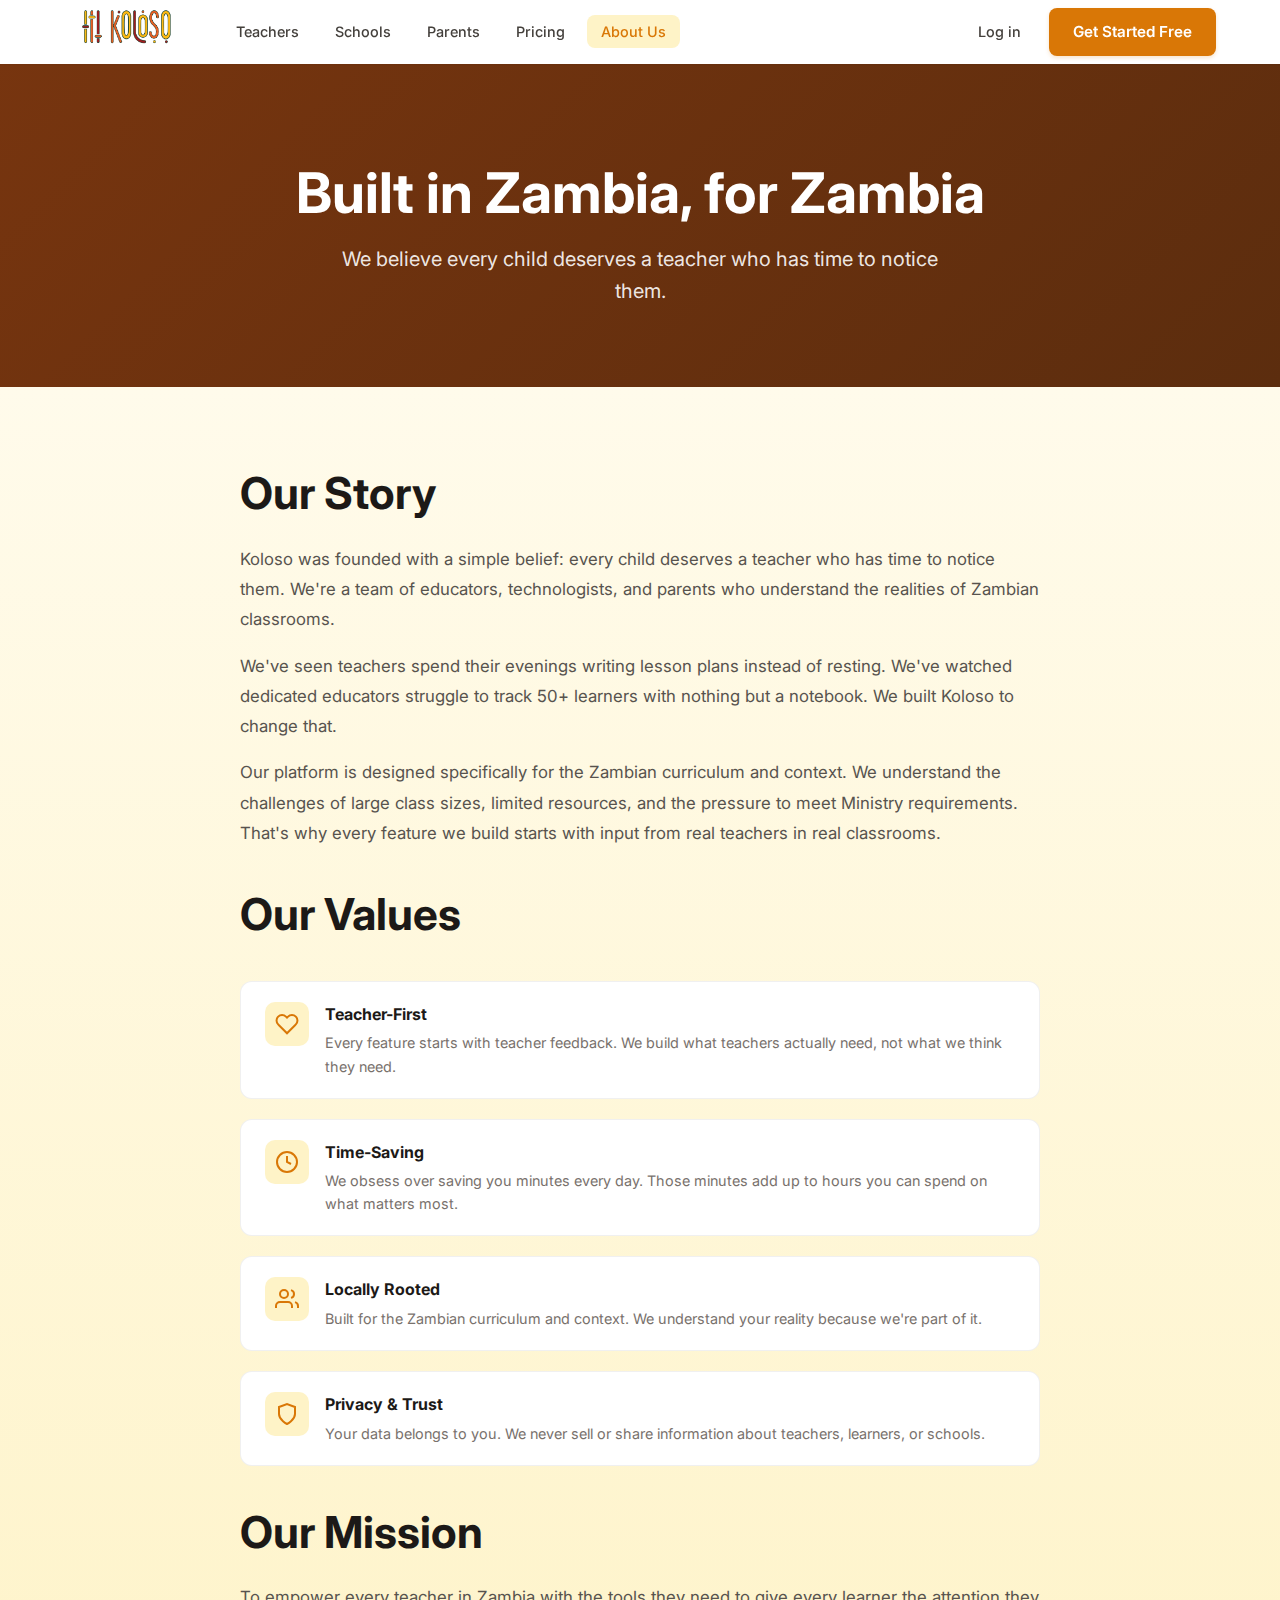
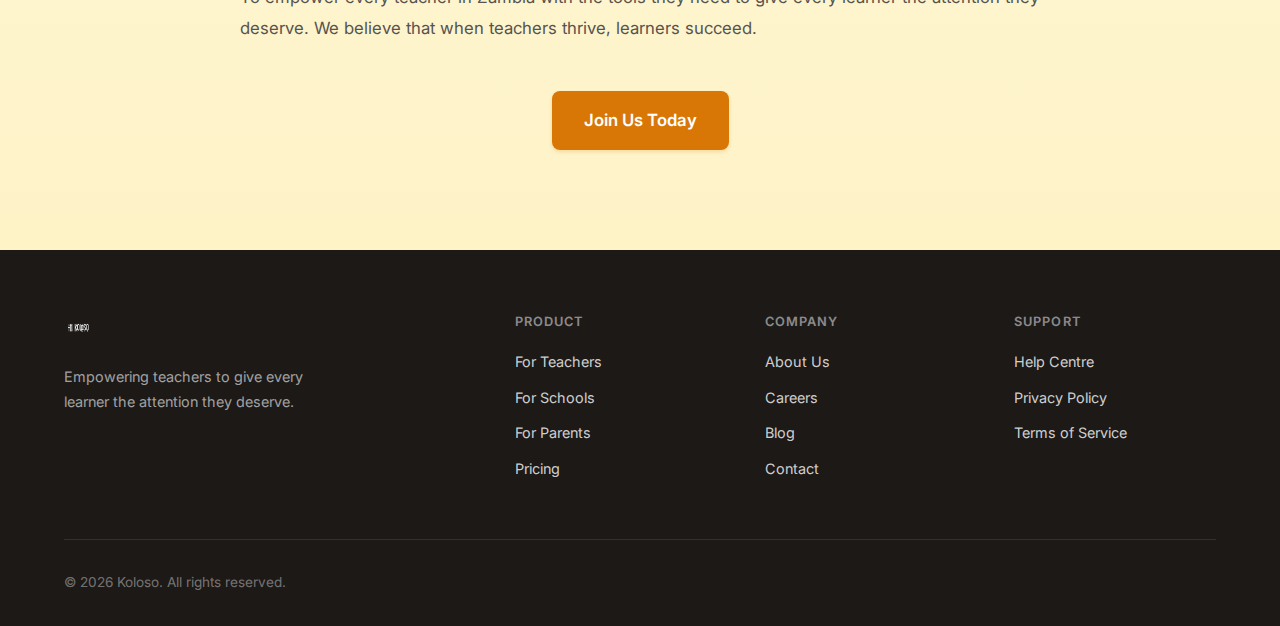
<file: about.html>
<!DOCTYPE html>
<html lang="en">
<head>
    <meta charset="UTF-8">
    <meta name="viewport" content="width=device-width, initial-scale=1.0">
    <title>About Us - Koloso</title>
    <link rel="stylesheet" href="styles.css">
    <link href="https://fonts.googleapis.com/css2?family=Inter:wght@400;500;600;700;800&display=swap" rel="stylesheet">
</head>
<body>
    <!-- Navigation Bar -->
    <nav class="navbar">
        <div class="container nav-container">
            <div class="nav-left">
                <a href="index.html" class="logo">
                    <img src="images/KOLOSO LOGO.png" alt="Koloso">
                </a>
                <ul class="nav-links">
                    <li><a href="index.html#for-teachers">Teachers</a></li>
                    <li><a href="index.html#for-schools">Schools</a></li>
                    <li><a href="index.html#for-parents">Parents</a></li>
                    <li><a href="pricing.html">Pricing</a></li>
                    <li><a href="about.html" class="active">About Us</a></li>
                </ul>
            </div>
            <div class="nav-right">
                <a href="#" class="nav-login">Log in</a>
                <a href="index.html#book-demo" class="btn btn-primary">Get Started Free</a>
            </div>
            <button class="mobile-menu-btn" aria-label="Menu">
                <span></span>
                <span></span>
                <span></span>
            </button>
        </div>
    </nav>

    <!-- About Hero -->
    <section class="about-hero">
        <div class="container">
            <h1>Built in Zambia, for Zambia</h1>
            <p>We believe every child deserves a teacher who has time to notice them.</p>
        </div>
    </section>

    <!-- About Content -->
    <section class="about-section">
        <div class="container">
            <div class="about-grid">
                <div class="about-content">
                    <h2>Our Story</h2>
                    <p>Koloso was founded with a simple belief: every child deserves a teacher who has time to notice them. We're a team of educators, technologists, and parents who understand the realities of Zambian classrooms.</p>
                    <p>We've seen teachers spend their evenings writing lesson plans instead of resting. We've watched dedicated educators struggle to track 50+ learners with nothing but a notebook. We built Koloso to change that.</p>
                    <p>Our platform is designed specifically for the Zambian curriculum and context. We understand the challenges of large class sizes, limited resources, and the pressure to meet Ministry requirements. That's why every feature we build starts with input from real teachers in real classrooms.</p>

                    <h2>Our Values</h2>
                    <div class="about-values">
                        <div class="value-item">
                            <div class="value-icon">
                                <svg width="24" height="24" viewBox="0 0 24 24" fill="none" stroke="currentColor" stroke-width="2">
                                    <path d="M20.84 4.61a5.5 5.5 0 0 0-7.78 0L12 5.67l-1.06-1.06a5.5 5.5 0 0 0-7.78 7.78l1.06 1.06L12 21.23l7.78-7.78 1.06-1.06a5.5 5.5 0 0 0 0-7.78z"></path>
                                </svg>
                            </div>
                            <div>
                                <strong>Teacher-First</strong>
                                <p>Every feature starts with teacher feedback. We build what teachers actually need, not what we think they need.</p>
                            </div>
                        </div>
                        <div class="value-item">
                            <div class="value-icon">
                                <svg width="24" height="24" viewBox="0 0 24 24" fill="none" stroke="currentColor" stroke-width="2">
                                    <circle cx="12" cy="12" r="10"></circle>
                                    <path d="M12 6v6l4 2"></path>
                                </svg>
                            </div>
                            <div>
                                <strong>Time-Saving</strong>
                                <p>We obsess over saving you minutes every day. Those minutes add up to hours you can spend on what matters most.</p>
                            </div>
                        </div>
                        <div class="value-item">
                            <div class="value-icon">
                                <svg width="24" height="24" viewBox="0 0 24 24" fill="none" stroke="currentColor" stroke-width="2">
                                    <path d="M17 21v-2a4 4 0 0 0-4-4H5a4 4 0 0 0-4 4v2"></path>
                                    <circle cx="9" cy="7" r="4"></circle>
                                    <path d="M23 21v-2a4 4 0 0 0-3-3.87"></path>
                                    <path d="M16 3.13a4 4 0 0 1 0 7.75"></path>
                                </svg>
                            </div>
                            <div>
                                <strong>Locally Rooted</strong>
                                <p>Built for the Zambian curriculum and context. We understand your reality because we're part of it.</p>
                            </div>
                        </div>
                        <div class="value-item">
                            <div class="value-icon">
                                <svg width="24" height="24" viewBox="0 0 24 24" fill="none" stroke="currentColor" stroke-width="2">
                                    <path d="M12 22s8-4 8-10V5l-8-3-8 3v7c0 6 8 10 8 10z"></path>
                                </svg>
                            </div>
                            <div>
                                <strong>Privacy & Trust</strong>
                                <p>Your data belongs to you. We never sell or share information about teachers, learners, or schools.</p>
                            </div>
                        </div>
                    </div>

                    <h2>Our Mission</h2>
                    <p>To empower every teacher in Zambia with the tools they need to give every learner the attention they deserve. We believe that when teachers thrive, learners succeed.</p>

                    <div class="about-cta">
                        <a href="index.html#book-demo" class="btn btn-primary btn-large">Join Us Today</a>
                    </div>
                </div>
            </div>
        </div>
    </section>

    <!-- Footer -->
    <footer class="footer">
        <div class="container">
            <div class="footer-grid">
                <div class="footer-brand">
                    <img src="images/KOLOSO LOGO.png" alt="Koloso" class="footer-logo">
                    <p>Empowering teachers to give every learner the attention they deserve.</p>
                </div>
                <div class="footer-links">
                    <h4>Product</h4>
                    <ul>
                        <li><a href="index.html#for-teachers">For Teachers</a></li>
                        <li><a href="index.html#for-schools">For Schools</a></li>
                        <li><a href="index.html#for-parents">For Parents</a></li>
                        <li><a href="pricing.html">Pricing</a></li>
                    </ul>
                </div>
                <div class="footer-links">
                    <h4>Company</h4>
                    <ul>
                        <li><a href="about.html">About Us</a></li>
                        <li><a href="#">Careers</a></li>
                        <li><a href="#">Blog</a></li>
                        <li><a href="#">Contact</a></li>
                    </ul>
                </div>
                <div class="footer-links">
                    <h4>Support</h4>
                    <ul>
                        <li><a href="#">Help Centre</a></li>
                        <li><a href="#">Privacy Policy</a></li>
                        <li><a href="#">Terms of Service</a></li>
                    </ul>
                </div>
            </div>
            <div class="footer-bottom">
                <p>&copy; 2026 Koloso. All rights reserved.</p>
            </div>
        </div>
    </footer>

    <script src="script.js"></script>
</body>
</html>
</file>
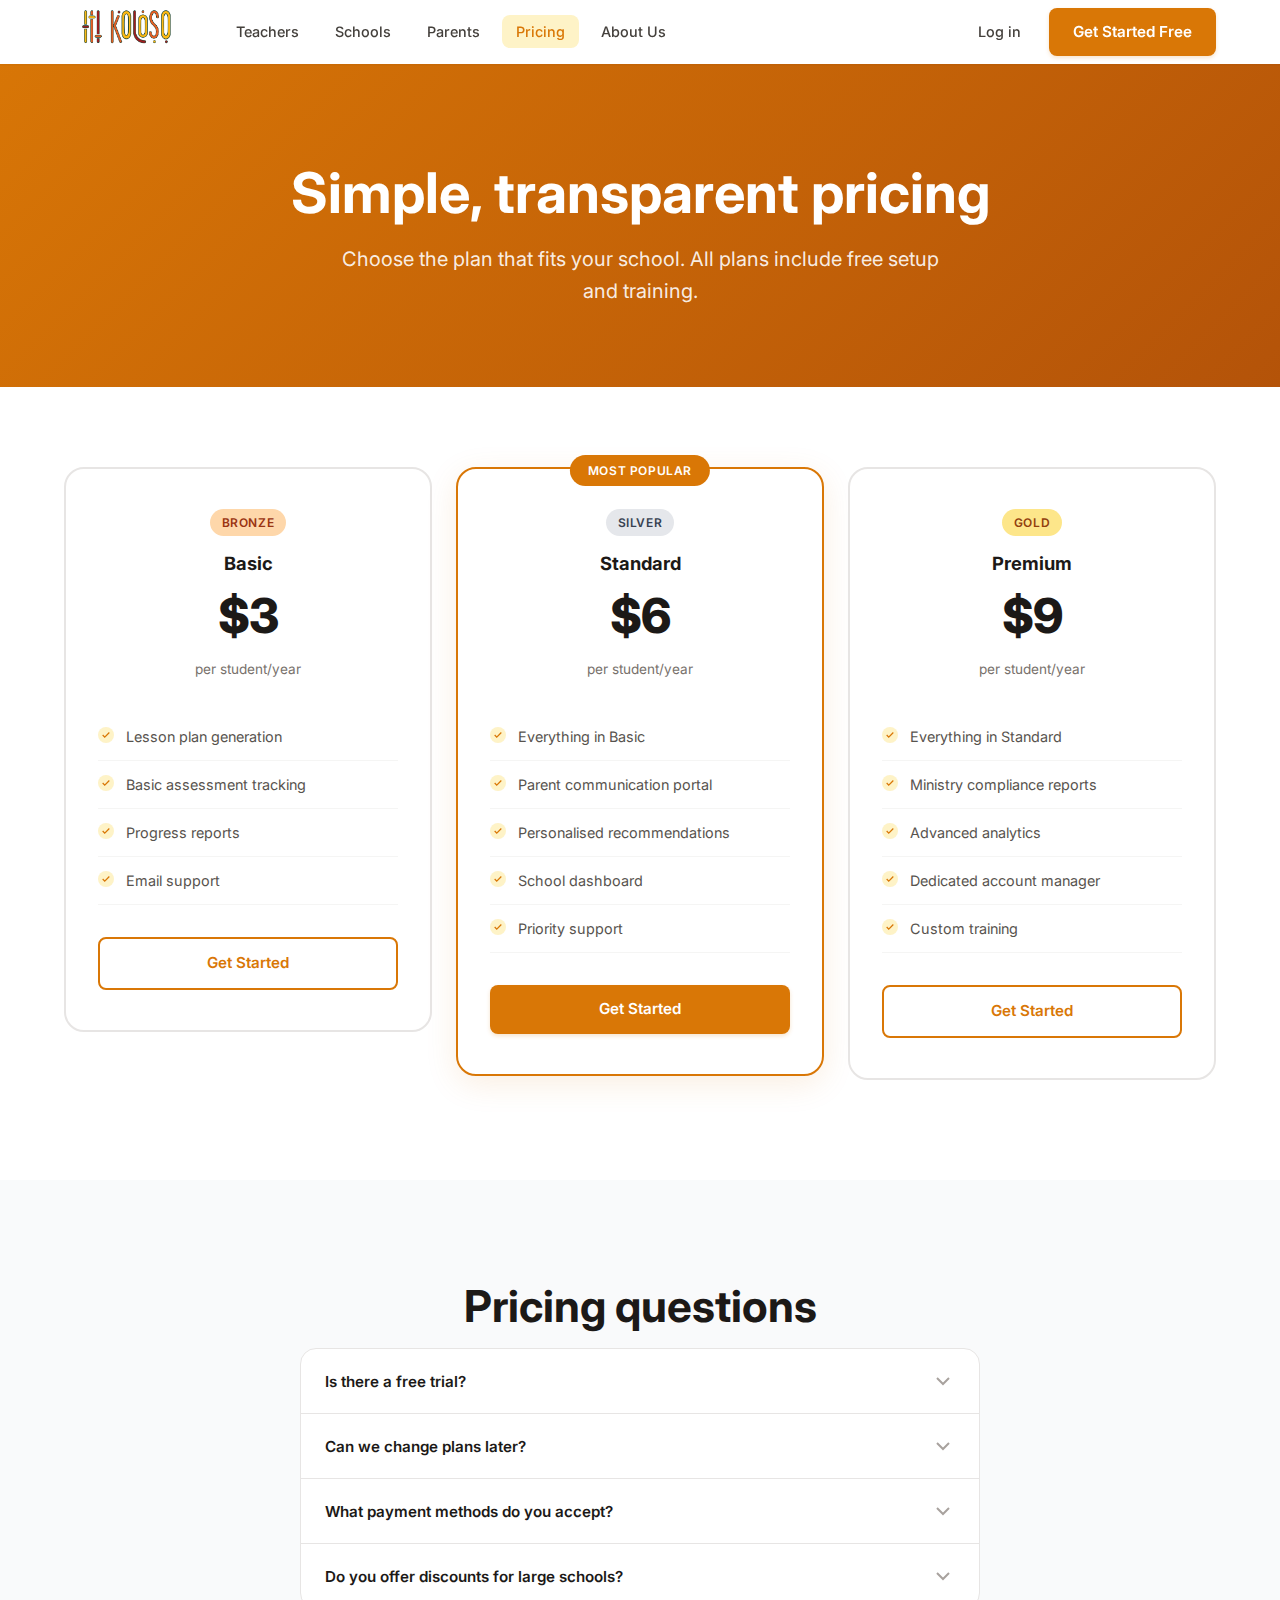
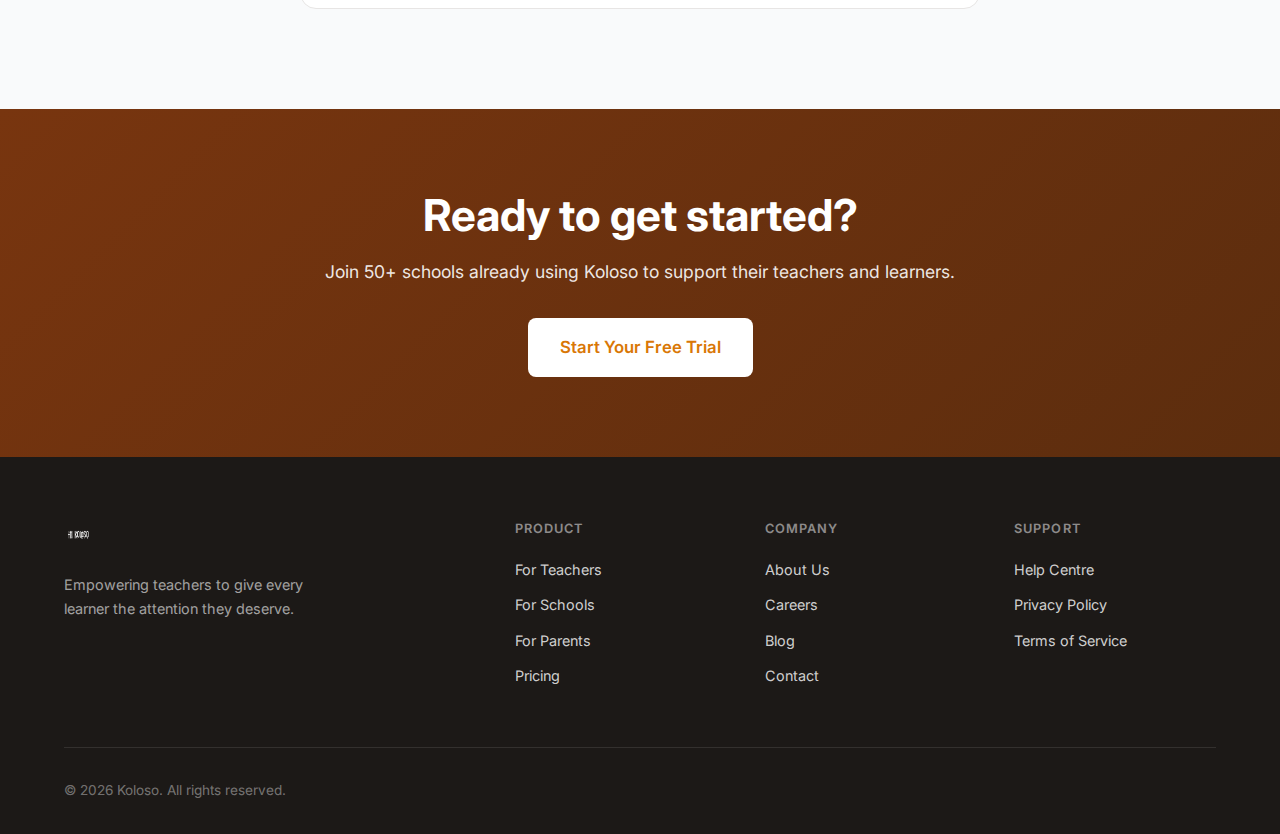
<file: pricing.html>
<!DOCTYPE html>
<html lang="en">
<head>
    <meta charset="UTF-8">
    <meta name="viewport" content="width=device-width, initial-scale=1.0">
    <title>Pricing - Koloso</title>
    <link rel="stylesheet" href="styles.css">
    <link href="https://fonts.googleapis.com/css2?family=Inter:wght@400;500;600;700;800&display=swap" rel="stylesheet">
</head>
<body>
    <!-- Navigation Bar -->
    <nav class="navbar">
        <div class="container nav-container">
            <div class="nav-left">
                <a href="index.html" class="logo">
                    <img src="images/KOLOSO LOGO.png" alt="Koloso">
                </a>
                <ul class="nav-links">
                    <li><a href="index.html#for-teachers">Teachers</a></li>
                    <li><a href="index.html#for-schools">Schools</a></li>
                    <li><a href="index.html#for-parents">Parents</a></li>
                    <li><a href="pricing.html" class="active">Pricing</a></li>
                    <li><a href="about.html">About Us</a></li>
                </ul>
            </div>
            <div class="nav-right">
                <a href="#" class="nav-login">Log in</a>
                <a href="index.html#book-demo" class="btn btn-primary">Get Started Free</a>
            </div>
            <button class="mobile-menu-btn" aria-label="Menu">
                <span></span>
                <span></span>
                <span></span>
            </button>
        </div>
    </nav>

    <!-- Pricing Hero -->
    <section class="pricing-hero">
        <div class="container">
            <h1>Simple, transparent pricing</h1>
            <p>Choose the plan that fits your school. All plans include free setup and training.</p>
        </div>
    </section>

    <!-- Pricing Section -->
    <section class="pricing">
        <div class="container">
            <div class="pricing-grid">
                <div class="pricing-card">
                    <span class="pricing-tier bronze">Bronze</span>
                    <h3>Basic</h3>
                    <div class="price">
                        <span class="amount">$3</span>
                        <span class="period">per student/year</span>
                    </div>
                    <ul class="pricing-features">
                        <li>Lesson plan generation</li>
                        <li>Basic assessment tracking</li>
                        <li>Progress reports</li>
                        <li>Email support</li>
                    </ul>
                    <a href="index.html#book-demo" class="btn btn-outline">Get Started</a>
                </div>
                <div class="pricing-card featured">
                    <div class="featured-badge">Most Popular</div>
                    <span class="pricing-tier silver">Silver</span>
                    <h3>Standard</h3>
                    <div class="price">
                        <span class="amount">$6</span>
                        <span class="period">per student/year</span>
                    </div>
                    <ul class="pricing-features">
                        <li>Everything in Basic</li>
                        <li>Parent communication portal</li>
                        <li>Personalised recommendations</li>
                        <li>School dashboard</li>
                        <li>Priority support</li>
                    </ul>
                    <a href="index.html#book-demo" class="btn btn-primary">Get Started</a>
                </div>
                <div class="pricing-card">
                    <span class="pricing-tier gold">Gold</span>
                    <h3>Premium</h3>
                    <div class="price">
                        <span class="amount">$9</span>
                        <span class="period">per student/year</span>
                    </div>
                    <ul class="pricing-features">
                        <li>Everything in Standard</li>
                        <li>Ministry compliance reports</li>
                        <li>Advanced analytics</li>
                        <li>Dedicated account manager</li>
                        <li>Custom training</li>
                    </ul>
                    <a href="index.html#book-demo" class="btn btn-outline">Get Started</a>
                </div>
            </div>
        </div>
    </section>

    <!-- FAQ Section -->
    <section class="faq pricing-faq">
        <div class="container">
            <h2>Pricing questions</h2>
            <div class="faq-list">
                <div class="faq-item">
                    <button class="faq-question">
                        <span>Is there a free trial?</span>
                        <svg class="faq-icon" width="24" height="24" viewBox="0 0 24 24" fill="none" stroke="currentColor" stroke-width="2">
                            <polyline points="6 9 12 15 18 9"></polyline>
                        </svg>
                    </button>
                    <div class="faq-answer">
                        <p>Yes! Individuals can use Koloso free forever. Schools can try any plan free for 30 days with no commitment.</p>
                    </div>
                </div>
                <div class="faq-item">
                    <button class="faq-question">
                        <span>Can we change plans later?</span>
                        <svg class="faq-icon" width="24" height="24" viewBox="0 0 24 24" fill="none" stroke="currentColor" stroke-width="2">
                            <polyline points="6 9 12 15 18 9"></polyline>
                        </svg>
                    </button>
                    <div class="faq-answer">
                        <p>Absolutely. You can upgrade or downgrade your plan at any time. Changes take effect at the start of your next billing cycle.</p>
                    </div>
                </div>
                <div class="faq-item">
                    <button class="faq-question">
                        <span>What payment methods do you accept?</span>
                        <svg class="faq-icon" width="24" height="24" viewBox="0 0 24 24" fill="none" stroke="currentColor" stroke-width="2">
                            <polyline points="6 9 12 15 18 9"></polyline>
                        </svg>
                    </button>
                    <div class="faq-answer">
                        <p>We accept mobile money (MTN, Airtel), bank transfers, and card payments. We work with schools to find the payment method that works best for them.</p>
                    </div>
                </div>
                <div class="faq-item">
                    <button class="faq-question">
                        <span>Do you offer discounts for large schools?</span>
                        <svg class="faq-icon" width="24" height="24" viewBox="0 0 24 24" fill="none" stroke="currentColor" stroke-width="2">
                            <polyline points="6 9 12 15 18 9"></polyline>
                        </svg>
                    </button>
                    <div class="faq-answer">
                        <p>Yes, we offer volume discounts for schools with more than 500 students. Contact us to discuss custom pricing for your school.</p>
                    </div>
                </div>
            </div>
        </div>
    </section>

    <!-- CTA Section -->
    <section class="pricing-cta">
        <div class="container">
            <h2>Ready to get started?</h2>
            <p>Join 50+ schools already using Koloso to support their teachers and learners.</p>
            <a href="index.html#book-demo" class="btn btn-white btn-large">Start Your Free Trial</a>
        </div>
    </section>

    <!-- Footer -->
    <footer class="footer">
        <div class="container">
            <div class="footer-grid">
                <div class="footer-brand">
                    <img src="images/KOLOSO LOGO.png" alt="Koloso" class="footer-logo">
                    <p>Empowering teachers to give every learner the attention they deserve.</p>
                </div>
                <div class="footer-links">
                    <h4>Product</h4>
                    <ul>
                        <li><a href="index.html#for-teachers">For Teachers</a></li>
                        <li><a href="index.html#for-schools">For Schools</a></li>
                        <li><a href="index.html#for-parents">For Parents</a></li>
                        <li><a href="pricing.html">Pricing</a></li>
                    </ul>
                </div>
                <div class="footer-links">
                    <h4>Company</h4>
                    <ul>
                        <li><a href="about.html">About Us</a></li>
                        <li><a href="#">Careers</a></li>
                        <li><a href="#">Blog</a></li>
                        <li><a href="#">Contact</a></li>
                    </ul>
                </div>
                <div class="footer-links">
                    <h4>Support</h4>
                    <ul>
                        <li><a href="#">Help Centre</a></li>
                        <li><a href="#">Privacy Policy</a></li>
                        <li><a href="#">Terms of Service</a></li>
                    </ul>
                </div>
            </div>
            <div class="footer-bottom">
                <p>&copy; 2026 Koloso. All rights reserved.</p>
            </div>
        </div>
    </footer>

    <script src="script.js"></script>
</body>
</html>
</file>
<file: styles.css>
/* Koloso Website Styles */
:root {
    --color-primary: #D97706;
    --color-primary-light: #FBBF24;
    --color-primary-dark: #B45309;
    --color-green: #059669;
    --color-green-light: #34D399;
    --color-green-dark: #047857;
    --color-brown: #78350F;
    --color-brown-light: #92400E;
    --color-cream: #FFFBEB;
    --color-warm-white: #FEFDFB;
    --color-white: #FFFFFF;
    --color-gray-50: #FAFAF9;
    --color-gray-100: #F5F5F4;
    --color-gray-200: #E7E5E4;
    --color-gray-400: #A8A29E;
    --color-gray-500: #78716C;
    --color-gray-600: #57534E;
    --color-gray-700: #44403C;
    --color-gray-900: #1C1917;

    --font-family: 'Inter', -apple-system, BlinkMacSystemFont, 'Segoe UI', sans-serif;
    --transition: all 0.2s ease;
    --shadow-sm: 0 1px 2px rgba(0,0,0,0.05);
    --shadow-md: 0 4px 12px rgba(0,0,0,0.08);
    --shadow-lg: 0 12px 32px rgba(0,0,0,0.12);
}

* {
    margin: 0;
    padding: 0;
    box-sizing: border-box;
}

html {
    scroll-behavior: smooth;
}

body {
    font-family: var(--font-family);
    color: var(--color-gray-900);
    line-height: 1.6;
}

.container {
    max-width: 1200px;
    margin: 0 auto;
    padding: 0 24px;
}

/* Typography */
h1, h2, h3, h4 {
    font-weight: 700;
    line-height: 1.2;
}

h1 {
    font-size: clamp(2.5rem, 5vw, 3.5rem);
}

h2 {
    font-size: clamp(2rem, 4vw, 2.75rem);
    margin-bottom: 1rem;
}

h3 {
    font-size: 1.25rem;
    margin-bottom: 0.75rem;
}

/* Buttons */
.btn {
    display: inline-flex;
    align-items: center;
    justify-content: center;
    gap: 8px;
    padding: 12px 24px;
    font-size: 0.95rem;
    font-weight: 600;
    text-decoration: none;
    border-radius: 8px;
    border: none;
    cursor: pointer;
    transition: var(--transition);
}

.btn-primary {
    background: var(--color-primary);
    color: var(--color-white);
    box-shadow: 0 2px 4px rgba(217, 119, 6, 0.2);
}

.btn-primary:hover {
    background: var(--color-primary-dark);
    transform: translateY(-1px);
    box-shadow: 0 4px 8px rgba(217, 119, 6, 0.25);
}

.btn-secondary {
    background: var(--color-white);
    color: var(--color-gray-900);
    border: 2px solid var(--color-gray-200);
}

.btn-secondary:hover {
    background: var(--color-gray-50);
    border-color: var(--color-gray-400);
}

.btn-outline {
    background: transparent;
    color: var(--color-primary);
    border: 2px solid var(--color-primary);
}

.btn-outline:hover {
    background: var(--color-primary);
    color: var(--color-white);
}

.btn-white {
    background: var(--color-white);
    color: var(--color-primary);
    font-weight: 600;
}

.btn-white:hover {
    background: var(--color-gray-50);
}

.btn-large {
    padding: 16px 32px;
    font-size: 1.05rem;
}

.btn-icon {
    width: 20px;
    height: 20px;
}

/* Navigation */
.navbar {
    position: fixed;
    top: 0;
    left: 0;
    right: 0;
    background: var(--color-white);
    box-shadow: var(--shadow-sm);
    z-index: 1000;
}

.nav-container {
    display: flex;
    align-items: center;
    justify-content: space-between;
    height: 64px;
}

.nav-left {
    display: flex;
    align-items: center;
    gap: 32px;
}

.logo img {
    height: 120px;
    width: auto;
}

.nav-links {
    display: flex;
    list-style: none;
    gap: 8px;
}

.nav-links a {
    text-decoration: none;
    color: var(--color-gray-700);
    font-weight: 500;
    font-size: 0.9rem;
    padding: 8px 14px;
    border-radius: 8px;
    transition: var(--transition);
}

.nav-links a:hover {
    background: var(--color-gray-100);
    color: var(--color-gray-900);
}

.nav-right {
    display: flex;
    align-items: center;
    gap: 12px;
}

.nav-login {
    color: var(--color-gray-700);
    font-weight: 500;
    font-size: 0.9rem;
    text-decoration: none;
    padding: 8px 16px;
    border-radius: 8px;
    transition: var(--transition);
}

.nav-login:hover {
    background: var(--color-gray-100);
}

.mobile-menu-btn {
    display: none;
    flex-direction: column;
    gap: 5px;
    background: none;
    border: none;
    cursor: pointer;
    padding: 5px;
}

.mobile-menu-btn span {
    display: block;
    width: 24px;
    height: 2px;
    background: var(--color-gray-700);
    transition: var(--transition);
}

/* Hero Section */
.hero {
    position: relative;
    background: linear-gradient(180deg, #FEF7ED 0%, #FFF7ED 50%, var(--color-white) 100%);
    min-height: 100vh;
    padding-top: 64px;
    display: flex;
    align-items: center;
    overflow: hidden;
}

.hero-stripe {
    display: none;
}

.hero-content {
    display: grid;
    grid-template-columns: 1fr 1fr;
    gap: 60px;
    align-items: center;
    padding: 60px 0;
}

.hero-text {
    color: var(--color-gray-900);
}

.hero-badge {
    display: inline-flex;
    align-items: center;
    gap: 8px;
    background: var(--color-primary);
    color: white;
    padding: 6px 14px;
    border-radius: 100px;
    font-size: 0.8rem;
    font-weight: 600;
    margin-bottom: 1.5rem;
}

.hero-text h1 {
    margin-bottom: 1.25rem;
    color: var(--color-gray-900);
    font-weight: 800;
    letter-spacing: -0.03em;
    line-height: 1.1;
}

.hero-subtitle {
    font-size: 1.15rem;
    color: var(--color-gray-600);
    margin-bottom: 2rem;
    line-height: 1.7;
    max-width: 480px;
}

.hero-buttons {
    display: flex;
    gap: 12px;
    flex-wrap: wrap;
    margin-bottom: 2.5rem;
}

.app-store-badges {
    display: flex;
    gap: 12px;
    margin-bottom: 2rem;
}

.store-badge {
    display: inline-flex;
    align-items: center;
    gap: 10px;
    background: #000;
    color: #fff;
    padding: 8px 16px 8px 12px;
    border-radius: 8px;
    text-decoration: none;
    transition: var(--transition);
    border: 1px solid #333;
}

.store-badge:hover {
    transform: scale(1.03);
    background: #1a1a1a;
}

.badge-icon {
    display: flex;
    align-items: center;
    justify-content: center;
}

.badge-text {
    display: flex;
    flex-direction: column;
    line-height: 1.2;
}

.badge-small {
    font-size: 0.6rem;
    opacity: 0.9;
    letter-spacing: 0.02em;
}

.badge-large {
    font-size: 1rem;
    font-weight: 600;
}

.hero-trust {
    display: flex;
    align-items: center;
    gap: 12px;
    color: var(--color-gray-500);
    font-size: 0.9rem;
}

.hero-trust-icons {
    display: flex;
}

.hero-trust-icons img {
    width: 36px;
    height: 36px;
    border-radius: 50%;
    margin-right: -10px;
    border: 2px solid white;
    object-fit: cover;
    background: #fff;
}

.hero-image {
    display: flex;
    justify-content: center;
    align-items: center;
    position: relative;
}

.phone-mockup {
    position: relative;
    display: flex;
    justify-content: center;
    align-items: center;
}

/* Orange circular background */
.phone-mockup::before {
    content: '';
    position: absolute;
    width: 340px;
    height: 340px;
    background: linear-gradient(135deg, #F59E0B 0%, #D97706 100%);
    border-radius: 50%;
    z-index: 0;
}

.phone-frame {
    position: relative;
    background: #1a1a1a;
    border-radius: 40px;
    padding: 10px;
    box-shadow:
        0 0 0 2px #333,
        0 25px 60px rgba(0,0,0,0.4);
    z-index: 1;
}

.phone-notch {
    position: absolute;
    top: 15px;
    left: 50%;
    transform: translateX(-50%);
    width: 80px;
    height: 24px;
    background: #1a1a1a;
    border-radius: 15px;
    z-index: 10;
}

.phone-screen {
    position: relative;
    border-radius: 32px;
    overflow: hidden;
    background: #fff;
}

.phone-screen img {
    display: block;
    width: 260px;
    height: auto;
}

/* Trust Bar */
.trust-bar {
    background: var(--color-white);
    padding: 40px 0;
    border-bottom: 1px solid var(--color-gray-200);
}

.trust-heading {
    text-align: center;
    color: var(--color-gray-500);
    font-size: 0.9rem;
    margin-bottom: 1.5rem;
}

.trust-logos {
    display: flex;
    align-items: center;
    justify-content: center;
    gap: 40px;
    margin-bottom: 2rem;
    flex-wrap: wrap;
}

.trust-logos img {
    height: 50px;
    width: auto;
    object-fit: contain;
    filter: grayscale(100%);
    opacity: 0.7;
    transition: var(--transition);
}

.trust-logos img:hover {
    filter: grayscale(0%);
    opacity: 1;
}

.trust-content {
    display: flex;
    align-items: center;
    justify-content: center;
    gap: 48px;
    flex-wrap: wrap;
}

.trust-stat {
    text-align: center;
}

.trust-stat-number {
    font-size: 1.75rem;
    font-weight: 800;
    color: var(--color-green-dark);
    display: block;
}

.trust-stat-label {
    font-size: 0.85rem;
    color: var(--color-gray-500);
}

.trust-bar .trust-text {
    color: var(--color-gray-600);
    font-size: 0.95rem;
}

.trust-bar .trust-text strong {
    color: var(--color-gray-900);
}

.trust-text {
    color: var(--color-gray-500);
    font-size: 0.95rem;
    font-weight: 500;
}

.trust-text strong {
    color: var(--color-gray-900);
}

/* Section Labels */
.section-label {
    display: inline-block;
    color: var(--color-gray-500);
    font-weight: 600;
    font-size: 0.8rem;
    text-transform: uppercase;
    letter-spacing: 0.1em;
    margin-bottom: 1rem;
}

.section-subtitle {
    color: var(--color-gray-500);
    font-size: 1.1rem;
    margin-bottom: 0;
}

/* Empathy Section */
.empathy-section {
    padding: 100px 0;
    background: var(--color-white);
}

.empathy-section h2 {
    text-align: center;
    margin-bottom: 1rem;
}

.empathy-intro {
    text-align: center;
    color: var(--color-gray-500);
    font-size: 1.1rem;
    margin-bottom: 3.5rem;
    max-width: 600px;
    margin-left: auto;
    margin-right: auto;
}

.empathy-cards {
    display: grid;
    grid-template-columns: repeat(3, 1fr);
    gap: 24px;
    margin-bottom: 3rem;
}

.empathy-card {
    position: relative;
    background: linear-gradient(135deg, #FEF7ED 0%, #FFFBEB 100%);
    padding: 28px;
    border-radius: 16px;
    border: 1px solid #FDE68A;
}

.empathy-card-icon {
    width: 40px;
    height: 40px;
    background: var(--color-primary);
    border-radius: 10px;
    display: flex;
    align-items: center;
    justify-content: center;
    margin-bottom: 16px;
    color: white;
}

.empathy-card-illustration {
    margin-bottom: 20px;
    display: flex;
    justify-content: center;
}

.empathy-card-illustration svg {
    width: 100px;
    height: 100px;
}

.empathy-card .card-stripe {
    display: none;
}

.empathy-card h3 {
    font-size: 1.1rem;
    color: var(--color-gray-900);
    margin-bottom: 0.5rem;
}

.empathy-card p {
    font-size: 0.95rem;
    font-style: normal;
    color: var(--color-gray-600);
    line-height: 1.6;
    margin: 0;
}

.empathy-conclusion {
    text-align: center;
    font-size: 1.15rem;
    font-weight: 600;
    color: var(--color-primary);
    display: flex;
    align-items: center;
    justify-content: center;
    gap: 8px;
}

/* Benefits Section */
.benefits-section {
    padding: 100px 0;
    background: linear-gradient(180deg, var(--color-white) 0%, #FFFBEB 100%);
}

.benefits-section .section-header {
    text-align: center;
    margin-bottom: 3.5rem;
}

.benefits-section h2 {
    margin-bottom: 1rem;
}

.benefits-grid {
    display: grid;
    grid-template-columns: repeat(3, 1fr);
    gap: 24px;
}

.benefit-card {
    background: var(--color-white);
    padding: 32px;
    border-radius: 16px;
    border: 1px solid var(--color-gray-200);
    transition: var(--transition);
}

.benefit-card:hover {
    box-shadow: var(--shadow-md);
    transform: translateY(-4px);
}

.benefit-icon {
    width: 56px;
    height: 56px;
    border-radius: 14px;
    display: flex;
    align-items: center;
    justify-content: center;
    margin-bottom: 1.25rem;
}

.benefit-icon.orange {
    background: #FEF3C7;
}

.benefit-icon.green {
    background: #D1FAE5;
}

.benefit-icon.brown {
    background: #FDE68A;
}

.benefit-card h3 {
    color: var(--color-gray-900);
    font-size: 1.1rem;
    margin-bottom: 0.75rem;
}

.benefit-card p {
    color: var(--color-gray-500);
    line-height: 1.7;
    font-size: 0.9rem;
}

/* Mid CTA */
.mid-cta {
    background: linear-gradient(135deg, var(--color-primary) 0%, var(--color-primary-dark) 100%);
    padding: 64px 0;
    text-align: center;
}

.mid-cta h2 {
    color: var(--color-white);
    margin-bottom: 0.75rem;
    font-size: 1.75rem;
}

.mid-cta p {
    color: rgba(255,255,255,0.9);
    font-size: 1.05rem;
    margin-bottom: 2rem;
    max-width: 500px;
    margin-left: auto;
    margin-right: auto;
}

.mid-cta .btn-white {
    background: var(--color-white);
    color: var(--color-primary);
    box-shadow: 0 4px 12px rgba(0,0,0,0.15);
}

.mid-cta .btn-white:hover {
    transform: translateY(-2px);
    box-shadow: 0 6px 16px rgba(0,0,0,0.2);
}

/* How It Works */
.how-it-works {
    padding: 60px 0 100px;
    background: var(--color-white);
    text-align: center;
}

.how-it-works h2 {
    margin-bottom: 1rem;
}

.teaching-loop {
    margin: 3rem auto;
    max-width: 380px;
}

.teaching-loop img {
    width: 100%;
    height: auto;
}

.steps-grid {
    display: grid;
    grid-template-columns: repeat(3, 1fr);
    gap: 32px;
    margin-top: 3rem;
}

.step-card {
    text-align: center;
    padding: 24px;
    border-radius: 16px;
    transition: var(--transition);
}

.step-card:hover {
    background: var(--color-gray-50);
}

.step-number {
    display: inline-flex;
    align-items: center;
    justify-content: center;
    width: 44px;
    height: 44px;
    border-radius: 12px;
    font-size: 1.1rem;
    font-weight: 700;
    color: var(--color-white);
    margin-bottom: 1.25rem;
}

.step-red {
    background: var(--color-brown);
}

.step-orange {
    background: var(--color-primary);
}

.step-green {
    background: var(--color-green);
}

.step-card h3 {
    margin-bottom: 0.75rem;
    font-size: 1.05rem;
}

.step-card p {
    color: var(--color-gray-500);
    margin-bottom: 1.5rem;
    line-height: 1.6;
    font-size: 0.9rem;
}

.step-card img {
    max-width: 180px;
    border-radius: 20px;
    box-shadow: var(--shadow-md);
}

/* School Leaders */
.school-leaders {
    padding: 100px 0;
    background: linear-gradient(180deg, #FFFBEB 0%, #FEF3C7 100%);
}

.school-leaders .section-header {
    text-align: center;
    margin-bottom: 3rem;
}

.leaders-grid {
    display: grid;
    grid-template-columns: repeat(3, 1fr);
    gap: 24px;
}

.leader-card {
    background: var(--color-white);
    padding: 32px;
    border-radius: 16px;
    border: 1px solid rgba(0,0,0,0.06);
    box-shadow: var(--shadow-sm);
    transition: var(--transition);
}

.leader-card:hover {
    box-shadow: var(--shadow-md);
    transform: translateY(-4px);
}

.leader-card-icon {
    width: 48px;
    height: 48px;
    background: #FEF3C7;
    border-radius: 12px;
    display: flex;
    align-items: center;
    justify-content: center;
    margin-bottom: 1.25rem;
    color: var(--color-primary);
}

.leader-card h3 {
    color: var(--color-gray-900);
    font-size: 1.05rem;
    margin-bottom: 0.75rem;
}

.leader-card p {
    color: var(--color-gray-500);
    line-height: 1.6;
    font-size: 0.9rem;
}

/* Parents Section */
.parents-section {
    padding: 100px 0;
    background: var(--color-white);
}

.parents-grid {
    display: grid;
    grid-template-columns: 1fr 1fr;
    gap: 64px;
    align-items: center;
}

.parents-content h2 {
    margin-bottom: 1.5rem;
}

.parents-intro {
    color: var(--color-gray-500);
    font-size: 1rem;
    margin-bottom: 2rem;
    line-height: 1.7;
}

.parents-list {
    list-style: none;
}

.parents-list li {
    position: relative;
    padding-left: 36px;
    margin-bottom: 16px;
    color: var(--color-gray-700);
    font-size: 0.95rem;
    line-height: 1.5;
}

.parents-list li::before {
    content: '';
    position: absolute;
    left: 0;
    top: 4px;
    width: 20px;
    height: 20px;
    background: #FEF3C7;
    border-radius: 50%;
    background-image: url("data:image/svg+xml,%3Csvg xmlns='http://www.w3.org/2000/svg' width='12' height='12' viewBox='0 0 24 24' fill='none' stroke='%23D97706' stroke-width='3'%3E%3Cpolyline points='20 6 9 17 4 12'%3E%3C/polyline%3E%3C/svg%3E");
    background-repeat: no-repeat;
    background-position: center;
}

.parents-image {
    position: relative;
}

.parents-image img {
    max-width: 280px;
    border-radius: 24px;
    box-shadow: var(--shadow-lg);
}

/* Accessibility Section */
.accessibility-section {
    padding: 100px 0;
    background: linear-gradient(180deg, var(--color-white) 0%, #FEF7ED 100%);
    text-align: center;
}

.accessibility-section h2 {
    margin-bottom: 1rem;
}

.accessibility-grid {
    display: grid;
    grid-template-columns: repeat(4, 1fr);
    gap: 20px;
    margin-top: 3rem;
}

.access-card {
    background: var(--color-white);
    padding: 32px 24px;
    border-radius: 16px;
    text-align: center;
    border: 1px solid var(--color-gray-200);
    transition: var(--transition);
}

.access-card:hover {
    border-color: var(--color-primary);
    box-shadow: var(--shadow-sm);
}

.access-icon {
    width: 48px;
    height: 48px;
    background: #FEF3C7;
    border-radius: 12px;
    display: flex;
    align-items: center;
    justify-content: center;
    margin: 0 auto 1rem;
    color: var(--color-primary);
}

.access-card h3 {
    font-size: 0.95rem;
    margin-bottom: 0.5rem;
}

.access-card p {
    color: var(--color-gray-500);
    font-size: 0.85rem;
    line-height: 1.5;
}

/* Testimonials */
.testimonials {
    padding: 100px 0;
    background: #FFFBEB;
    text-align: center;
}

.testimonials h2 {
    margin-bottom: 1rem;
}

.testimonials-intro {
    color: var(--color-gray-500);
    max-width: 500px;
    margin: 0 auto 3rem;
}

.testimonials-grid {
    display: grid;
    grid-template-columns: repeat(3, 1fr);
    gap: 24px;
}

.testimonial-card {
    background: var(--color-white);
    padding: 32px;
    border-radius: 16px;
    border: 1px solid rgba(0,0,0,0.06);
    box-shadow: var(--shadow-sm);
    text-align: left;
}

.testimonial-stars {
    color: #FBBF24;
    margin-bottom: 1rem;
    font-size: 1.1rem;
}

.testimonial-card p {
    font-size: 0.95rem;
    font-style: normal;
    color: var(--color-gray-600);
    margin-bottom: 1.5rem;
    line-height: 1.7;
}

.testimonial-author {
    display: flex;
    align-items: center;
    gap: 12px;
}

.testimonial-avatar {
    width: 40px;
    height: 40px;
    background: linear-gradient(135deg, var(--color-primary) 0%, var(--color-primary-light) 100%);
    border-radius: 50%;
    display: flex;
    align-items: center;
    justify-content: center;
    color: white;
    font-weight: 600;
    font-size: 0.9rem;
}

.testimonial-author-info strong {
    display: block;
    color: var(--color-gray-900);
    font-size: 0.9rem;
}

.testimonial-author-info span {
    font-size: 0.8rem;
    color: var(--color-gray-500);
}

/* Pricing Hero */
.pricing-hero {
    padding: 160px 0 80px;
    background: linear-gradient(135deg, var(--color-primary) 0%, var(--color-primary-dark) 100%);
    text-align: center;
}

.pricing-hero h1 {
    color: var(--color-white);
    margin-bottom: 1rem;
}

.pricing-hero p {
    color: rgba(255,255,255,0.9);
    font-size: 1.25rem;
    max-width: 600px;
    margin: 0 auto;
}

/* Pricing CTA */
.pricing-cta {
    background: linear-gradient(135deg, var(--color-brown) 0%, #5C2D0E 100%);
    padding: 80px 0;
    text-align: center;
}

.pricing-cta h2 {
    color: var(--color-white);
    margin-bottom: 1rem;
}

.pricing-cta p {
    color: rgba(255,255,255,0.9);
    font-size: 1.1rem;
    margin-bottom: 2rem;
}

.pricing-faq {
    background: #FFFBEB;
}

/* Pricing */
.pricing {
    padding: 80px 0 100px;
    background: var(--color-white);
    text-align: center;
}

.pricing h2 {
    margin-bottom: 1rem;
}

.pricing-intro {
    color: var(--color-gray-500);
    max-width: 500px;
    margin: 0 auto 3rem;
}

.pricing-grid {
    display: grid;
    grid-template-columns: repeat(3, 1fr);
    gap: 24px;
    align-items: start;
}

.pricing-card {
    position: relative;
    background: var(--color-white);
    padding: 40px 32px;
    border-radius: 20px;
    border: 2px solid var(--color-gray-200);
    text-align: center;
    transition: var(--transition);
}

.pricing-card:hover {
    border-color: var(--color-gray-400);
}

.pricing-card.featured {
    border: 2px solid var(--color-primary);
    box-shadow: 0 8px 32px rgba(217, 119, 6, 0.12);
}

.featured-badge {
    position: absolute;
    top: -14px;
    left: 50%;
    transform: translateX(-50%);
    background: var(--color-primary);
    color: var(--color-white);
    padding: 6px 18px;
    border-radius: 100px;
    font-size: 0.75rem;
    font-weight: 600;
    text-transform: uppercase;
    letter-spacing: 0.05em;
}

.pricing-tier {
    display: inline-block;
    padding: 4px 12px;
    border-radius: 100px;
    font-size: 0.75rem;
    font-weight: 600;
    text-transform: uppercase;
    letter-spacing: 0.05em;
    margin-bottom: 1rem;
}

.pricing-tier.bronze { background: #FED7AA; color: #9A3412; }
.pricing-tier.silver { background: #E5E7EB; color: #374151; }
.pricing-tier.gold { background: #FDE68A; color: #92400E; }

.pricing-card h3 {
    font-size: 1.15rem;
    margin-bottom: 0.25rem;
}

.price {
    margin-bottom: 2rem;
}

.price .amount {
    font-size: 3rem;
    font-weight: 800;
    color: var(--color-gray-900);
    letter-spacing: -0.02em;
}

.price .period {
    display: block;
    color: var(--color-gray-500);
    font-size: 0.85rem;
    margin-top: 0.25rem;
}

.pricing-features {
    list-style: none;
    text-align: left;
    margin-bottom: 2rem;
}

.pricing-features li {
    padding: 12px 0;
    border-bottom: 1px solid var(--color-gray-100);
    color: var(--color-gray-600);
    position: relative;
    padding-left: 28px;
    font-size: 0.9rem;
}

.pricing-features li::before {
    content: '';
    position: absolute;
    left: 0;
    top: 14px;
    width: 16px;
    height: 16px;
    background: #FEF3C7;
    border-radius: 50%;
    background-image: url("data:image/svg+xml,%3Csvg xmlns='http://www.w3.org/2000/svg' width='10' height='10' viewBox='0 0 24 24' fill='none' stroke='%23D97706' stroke-width='3'%3E%3Cpolyline points='20 6 9 17 4 12'%3E%3C/polyline%3E%3C/svg%3E");
    background-repeat: no-repeat;
    background-position: center;
}

.pricing-card .btn {
    width: 100%;
}

/* About Hero */
.about-hero {
    padding: 160px 0 80px;
    background: linear-gradient(135deg, var(--color-brown) 0%, #5C2D0E 100%);
    text-align: center;
}

.about-hero h1 {
    color: var(--color-white);
    margin-bottom: 1rem;
}

.about-hero p {
    color: rgba(255,255,255,0.9);
    font-size: 1.25rem;
    max-width: 600px;
    margin: 0 auto;
}

/* About Section */
.about-section {
    padding: 80px 0 100px;
    background: linear-gradient(180deg, #FFFBEB 0%, #FEF3C7 100%);
}

.about-content h2 {
    margin-top: 2.5rem;
}

.about-content h2:first-of-type {
    margin-top: 0;
}

.about-cta {
    margin-top: 3rem;
    text-align: center;
}

.nav-links a.active {
    color: var(--color-primary);
    background: #FEF3C7;
}

.about-grid {
    max-width: 800px;
    margin: 0 auto;
}

.about-content h2 {
    margin-bottom: 1.5rem;
}

.about-content > p {
    color: var(--color-gray-600);
    font-size: 1.05rem;
    line-height: 1.8;
    margin-bottom: 1rem;
}

.about-values {
    margin-top: 2.5rem;
    display: flex;
    flex-direction: column;
    gap: 20px;
}

.value-item {
    display: flex;
    align-items: flex-start;
    gap: 16px;
    background: var(--color-white);
    padding: 20px 24px;
    border-radius: 12px;
    border: 1px solid rgba(0,0,0,0.06);
}

.value-icon {
    width: 44px;
    height: 44px;
    background: #FEF3C7;
    border-radius: 10px;
    display: flex;
    align-items: center;
    justify-content: center;
    color: var(--color-primary);
    flex-shrink: 0;
}

.value-item strong {
    display: block;
    color: var(--color-gray-900);
    margin-bottom: 4px;
}

.value-item p {
    color: var(--color-gray-500);
    font-size: 0.9rem;
    margin: 0;
}

/* FAQ */
.faq {
    padding: 100px 0;
    background: #F9FAFB;
}

.faq h2 {
    text-align: center;
    margin-bottom: 1rem;
}

.faq-intro {
    text-align: center;
    color: var(--color-gray-500);
    margin-bottom: 3rem;
}

.faq-list {
    max-width: 680px;
    margin: 0 auto;
    background: var(--color-white);
    border-radius: 16px;
    border: 1px solid var(--color-gray-200);
    overflow: hidden;
}

.faq-item {
    border-bottom: 1px solid var(--color-gray-200);
}

.faq-item:last-child {
    border-bottom: none;
}

.faq-question {
    width: 100%;
    display: flex;
    justify-content: space-between;
    align-items: center;
    padding: 20px 24px;
    background: none;
    border: none;
    cursor: pointer;
    text-align: left;
    font-size: 0.95rem;
    font-weight: 600;
    color: var(--color-gray-900);
    font-family: inherit;
    transition: var(--transition);
}

.faq-question:hover {
    background: var(--color-gray-50);
}

.faq-icon {
    flex-shrink: 0;
    transition: var(--transition);
    color: var(--color-gray-400);
}

.faq-item.active .faq-icon {
    transform: rotate(180deg);
    color: var(--color-primary);
}

.faq-answer {
    max-height: 0;
    overflow: hidden;
    transition: max-height 0.3s ease;
}

.faq-item.active .faq-answer {
    max-height: 200px;
}

.faq-answer p {
    padding: 0 24px 20px;
    color: var(--color-gray-500);
    line-height: 1.7;
    font-size: 0.9rem;
}

/* Final CTA */
.final-cta {
    background: linear-gradient(135deg, var(--color-brown) 0%, #5C2D0E 100%);
    padding: 100px 0;
    text-align: center;
}

.final-cta h2 {
    color: var(--color-white);
    margin-bottom: 1rem;
    font-size: 2.25rem;
}

.final-cta > .container > p {
    color: rgba(255,255,255,0.9);
    font-size: 1.1rem;
    margin-bottom: 2.5rem;
    max-width: 500px;
    margin-left: auto;
    margin-right: auto;
}

.cta-form {
    display: flex;
    max-width: 440px;
    margin: 0 auto;
    gap: 12px;
    background: var(--color-white);
    padding: 6px;
    border-radius: 12px;
    box-shadow: 0 8px 24px rgba(0,0,0,0.15);
}

.cta-form input {
    flex: 1;
    padding: 14px 18px;
    border: none;
    border-radius: 8px;
    font-size: 0.95rem;
    font-family: inherit;
    background: transparent;
}

.cta-form input:focus {
    outline: none;
}

.cta-form .btn {
    padding: 14px 24px;
    border-radius: 8px;
}

.cta-note {
    color: rgba(255,255,255,0.7);
    font-size: 0.85rem;
    margin-top: 1.5rem;
}

.cta-note a {
    color: white;
    text-decoration: underline;
}

/* Footer */
.footer {
    background: var(--color-gray-900);
    color: var(--color-white);
    padding: 64px 0 32px;
}

.footer-grid {
    display: grid;
    grid-template-columns: 2fr 1fr 1fr 1fr;
    gap: 48px;
    margin-bottom: 48px;
}

.footer-logo {
    height: 28px;
    margin-bottom: 1rem;
    filter: brightness(0) invert(1);
}

.footer-brand p {
    color: rgba(255,255,255,0.6);
    font-size: 0.9rem;
    line-height: 1.7;
    max-width: 280px;
}

.footer-links h4 {
    font-size: 0.8rem;
    font-weight: 600;
    text-transform: uppercase;
    letter-spacing: 0.08em;
    margin-bottom: 1.25rem;
    color: rgba(255,255,255,0.5);
}

.footer-links ul {
    list-style: none;
}

.footer-links li {
    margin-bottom: 10px;
}

.footer-links a {
    color: rgba(255,255,255,0.8);
    text-decoration: none;
    font-size: 0.9rem;
    transition: var(--transition);
}

.footer-links a:hover {
    color: var(--color-white);
}

.footer-bottom {
    padding-top: 32px;
    border-top: 1px solid rgba(255,255,255,0.1);
    display: flex;
    justify-content: space-between;
    align-items: center;
}

.footer-bottom p {
    color: rgba(255,255,255,0.4);
    font-size: 0.85rem;
}

.footer-social {
    display: flex;
    gap: 16px;
}

.footer-social a {
    color: rgba(255,255,255,0.5);
    transition: var(--transition);
}

.footer-social a:hover {
    color: var(--color-white);
}

/* Responsive */
@media (max-width: 1024px) {
    .hero-content {
        grid-template-columns: 1fr;
        text-align: center;
    }

    .hero-buttons {
        justify-content: center;
    }

    .empathy-cards,
    .benefits-grid,
    .steps-grid,
    .leaders-grid,
    .testimonials-grid,
    .pricing-grid {
        grid-template-columns: 1fr;
        max-width: 500px;
        margin-left: auto;
        margin-right: auto;
    }

    .accessibility-grid {
        grid-template-columns: repeat(2, 1fr);
    }

    .parents-grid {
        grid-template-columns: 1fr;
        text-align: center;
    }

    .parents-image {
        order: -1;
    }

    .footer-grid {
        grid-template-columns: 1fr 1fr;
    }

    .pricing-card.featured {
        transform: none;
    }
}

@media (max-width: 768px) {
    .nav-links {
        display: none;
    }

    .navbar .btn-primary {
        display: none;
    }

    .mobile-menu-btn {
        display: flex;
    }

    .accessibility-grid {
        grid-template-columns: 1fr;
    }

    .footer-grid {
        grid-template-columns: 1fr;
        gap: 40px;
    }

    .cta-form {
        flex-direction: column;
    }

    h1 {
        font-size: 2rem;
    }

    h2 {
        font-size: 1.75rem;
    }
}
</file>
